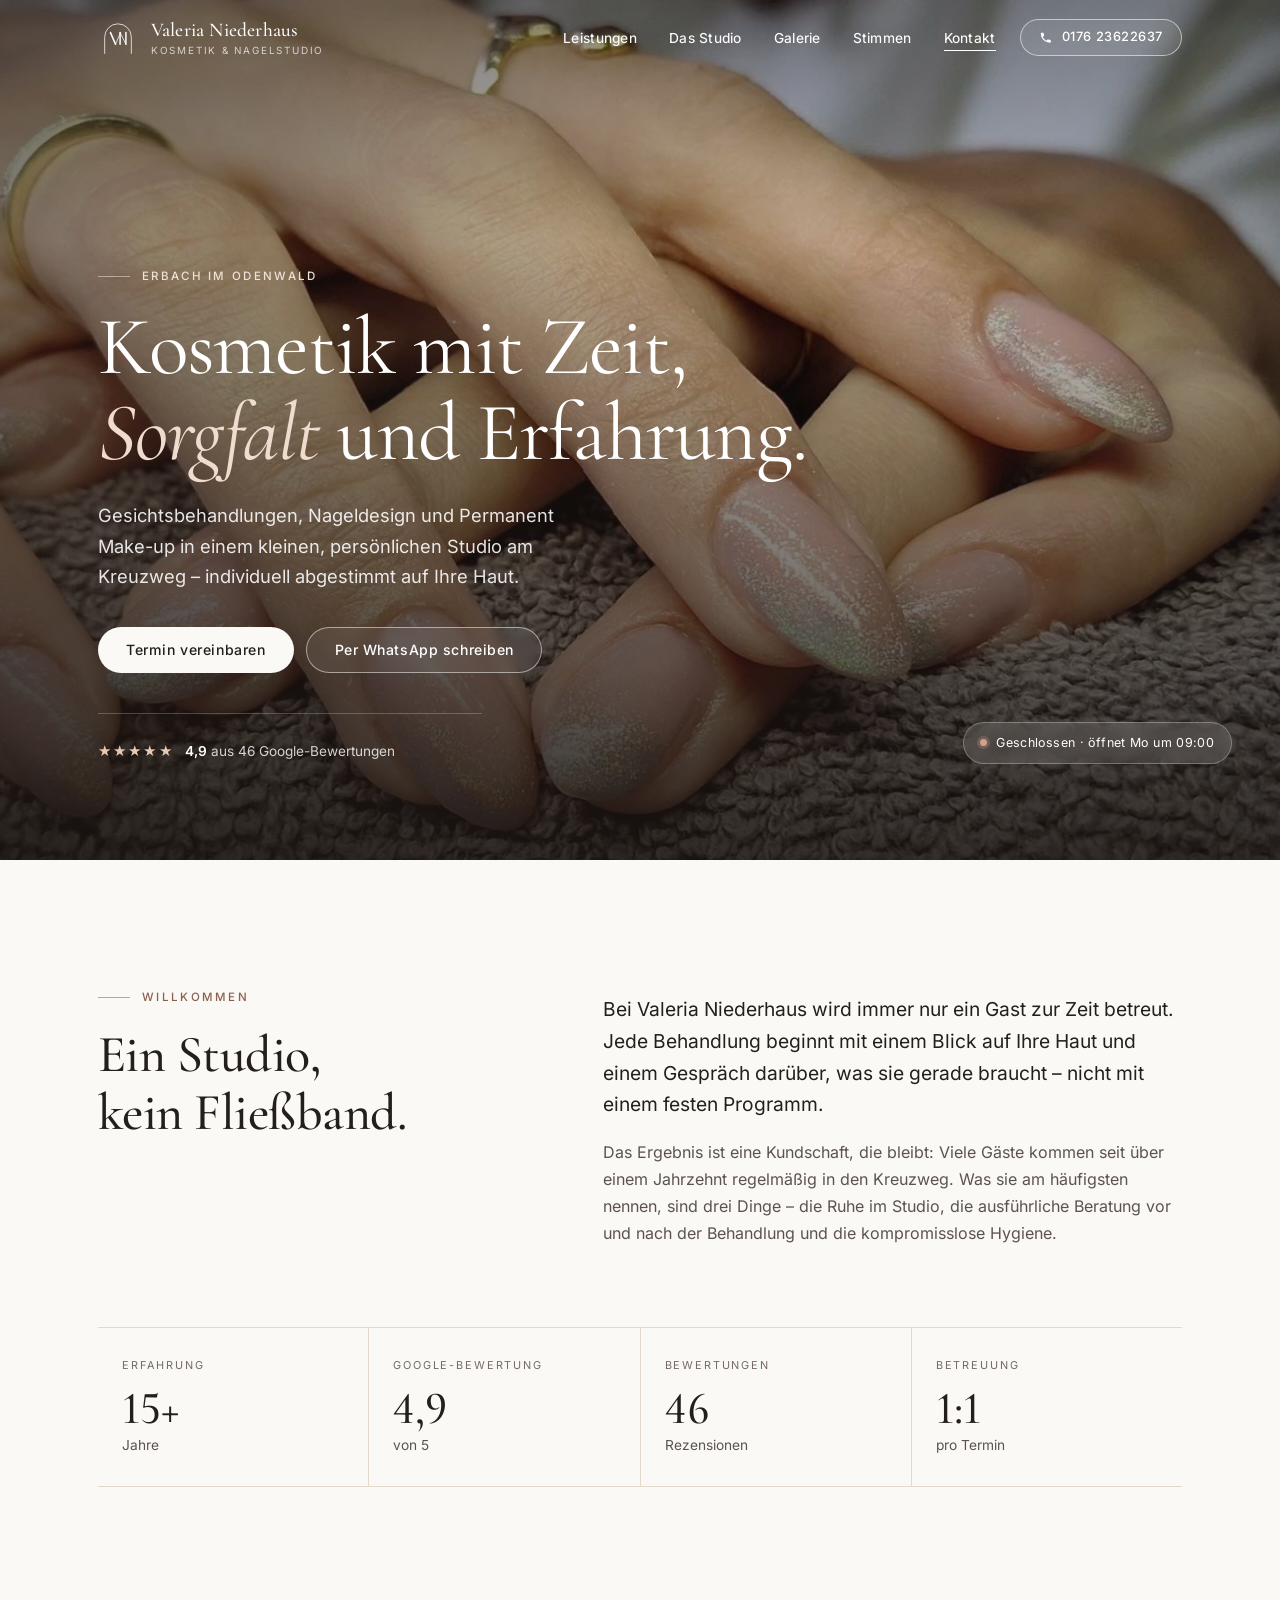
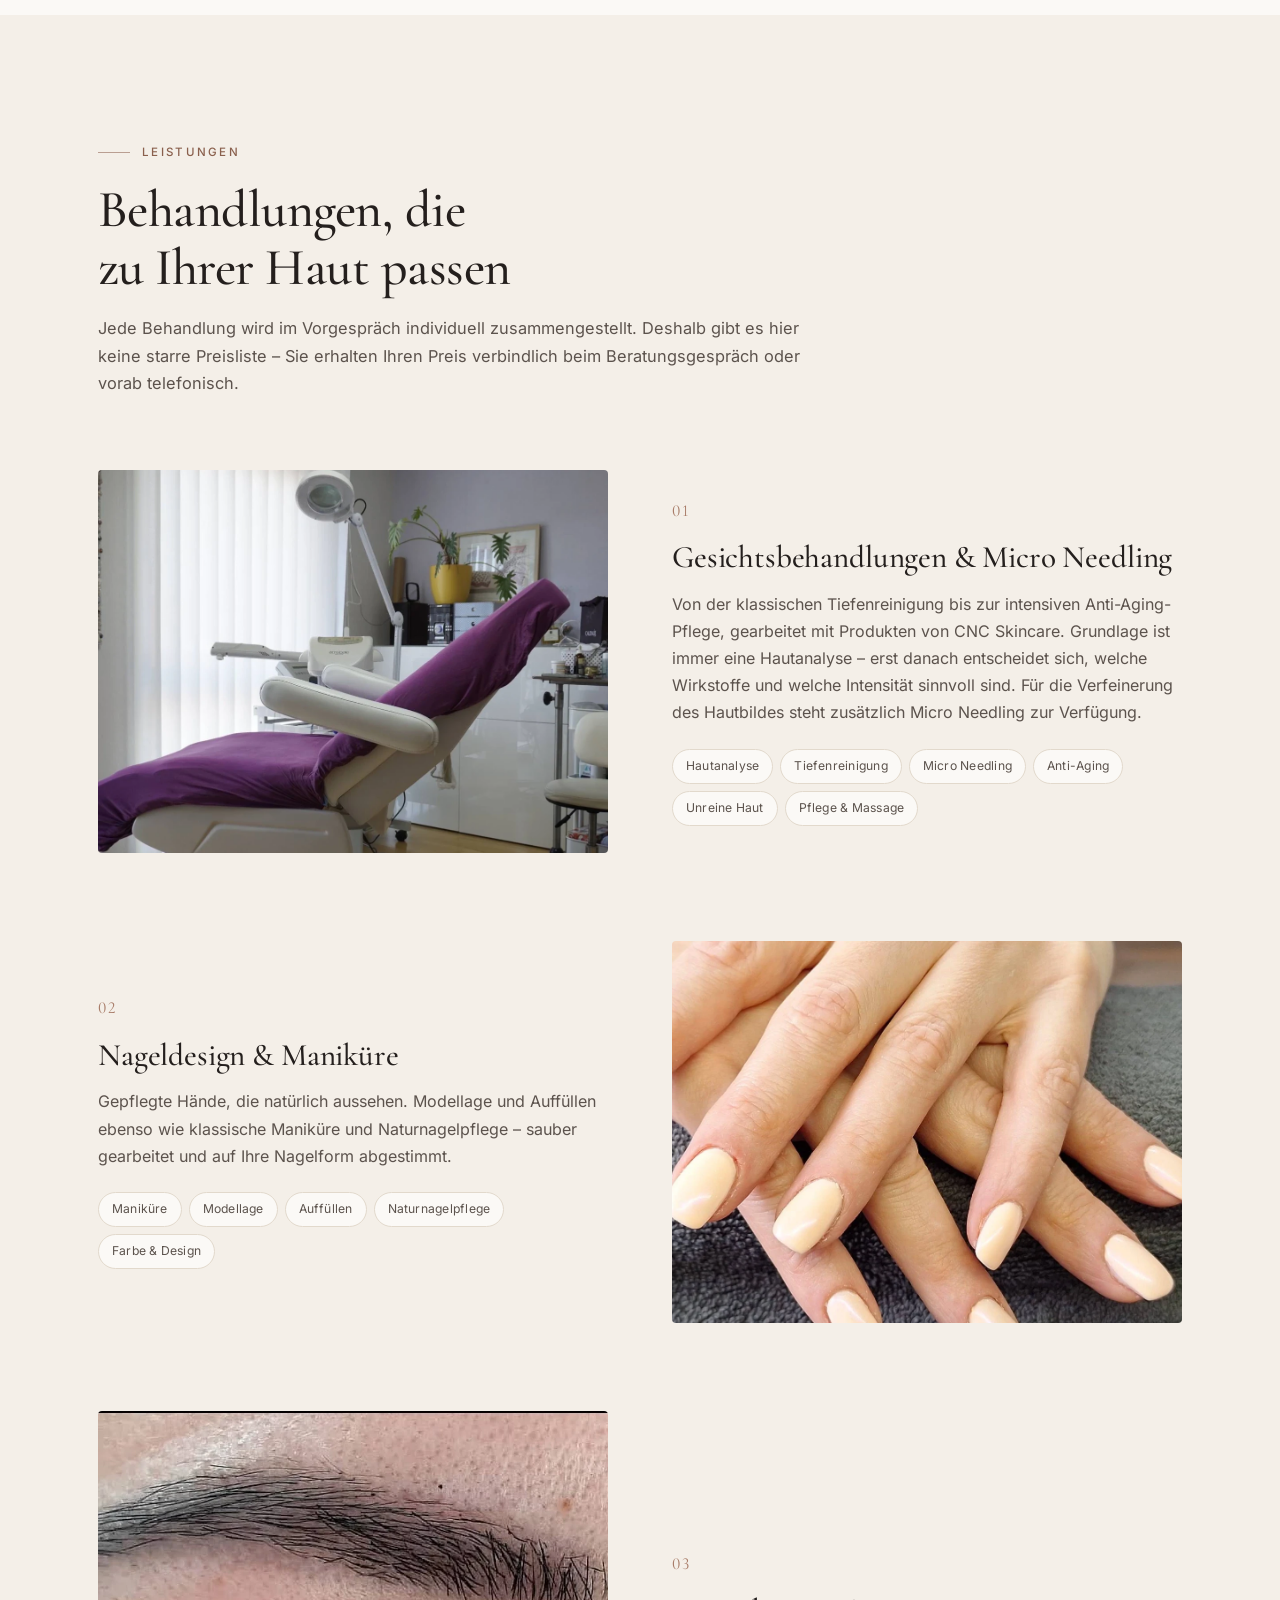
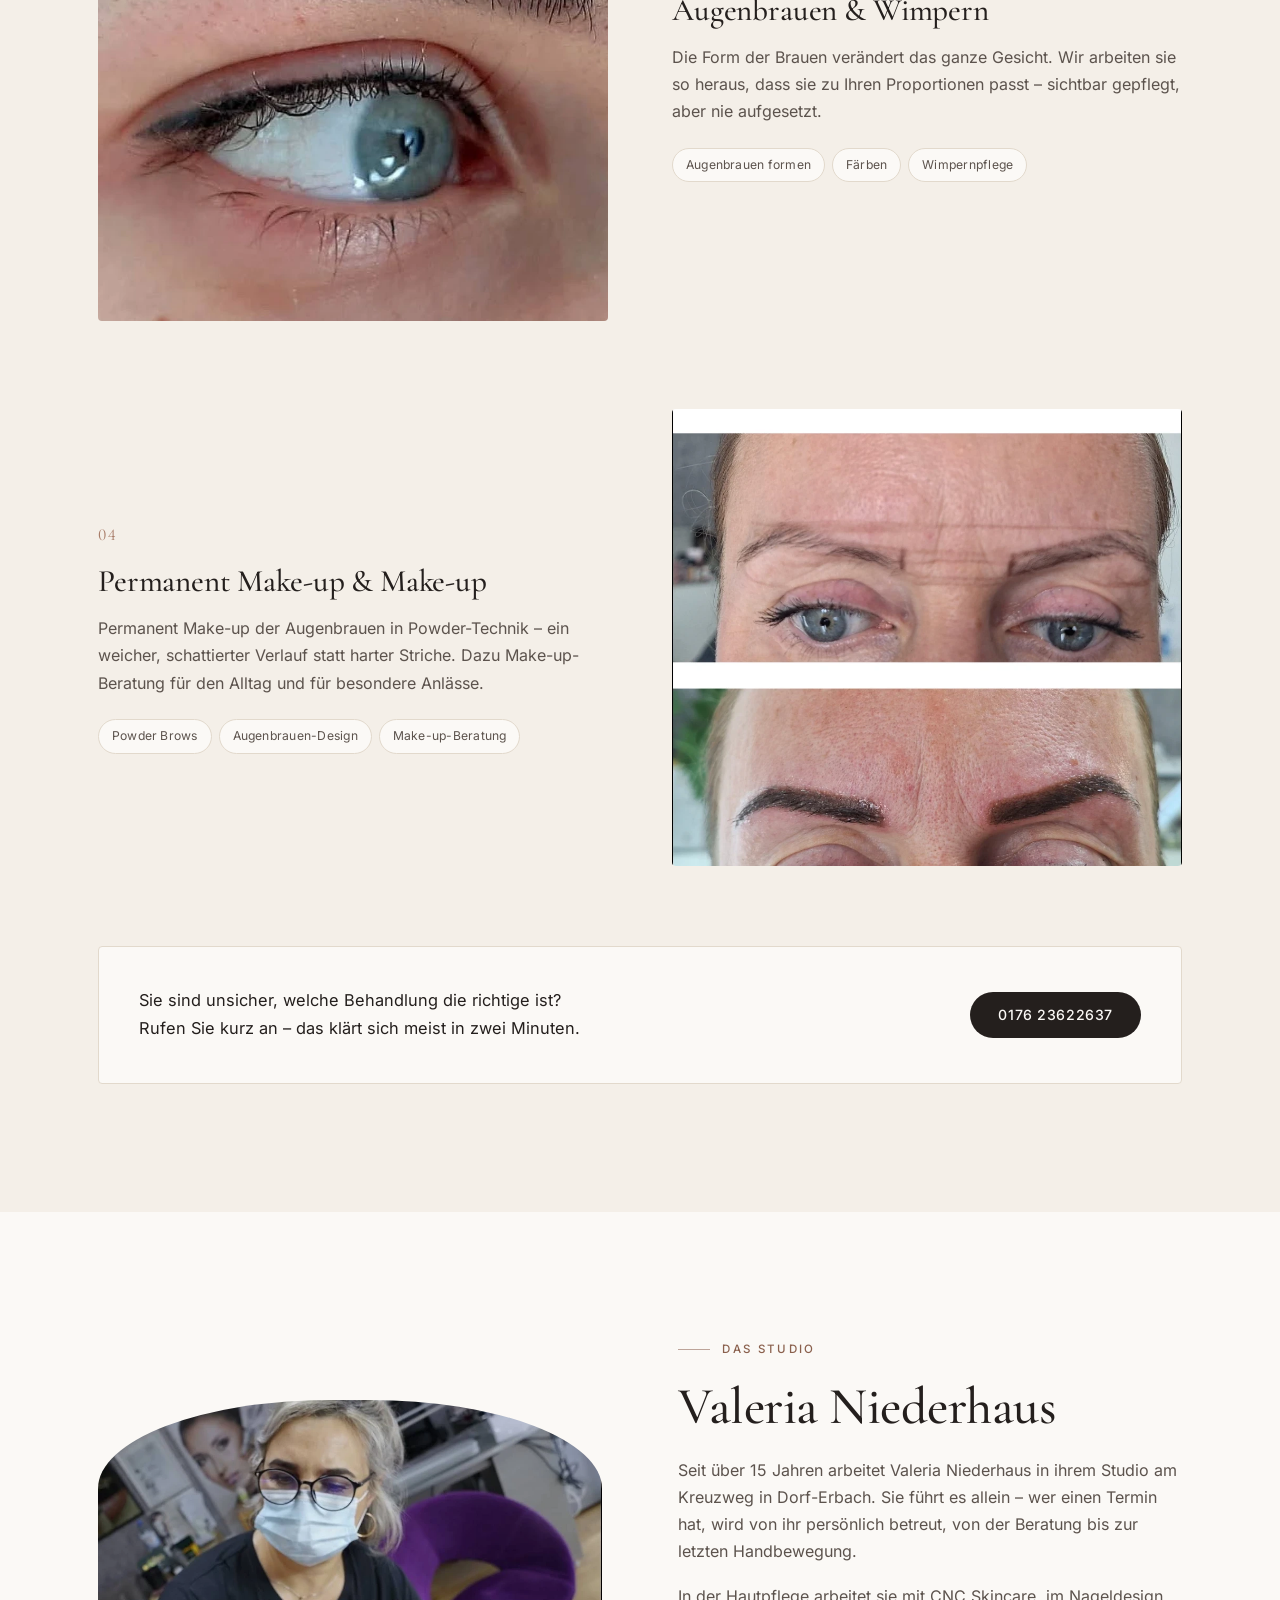
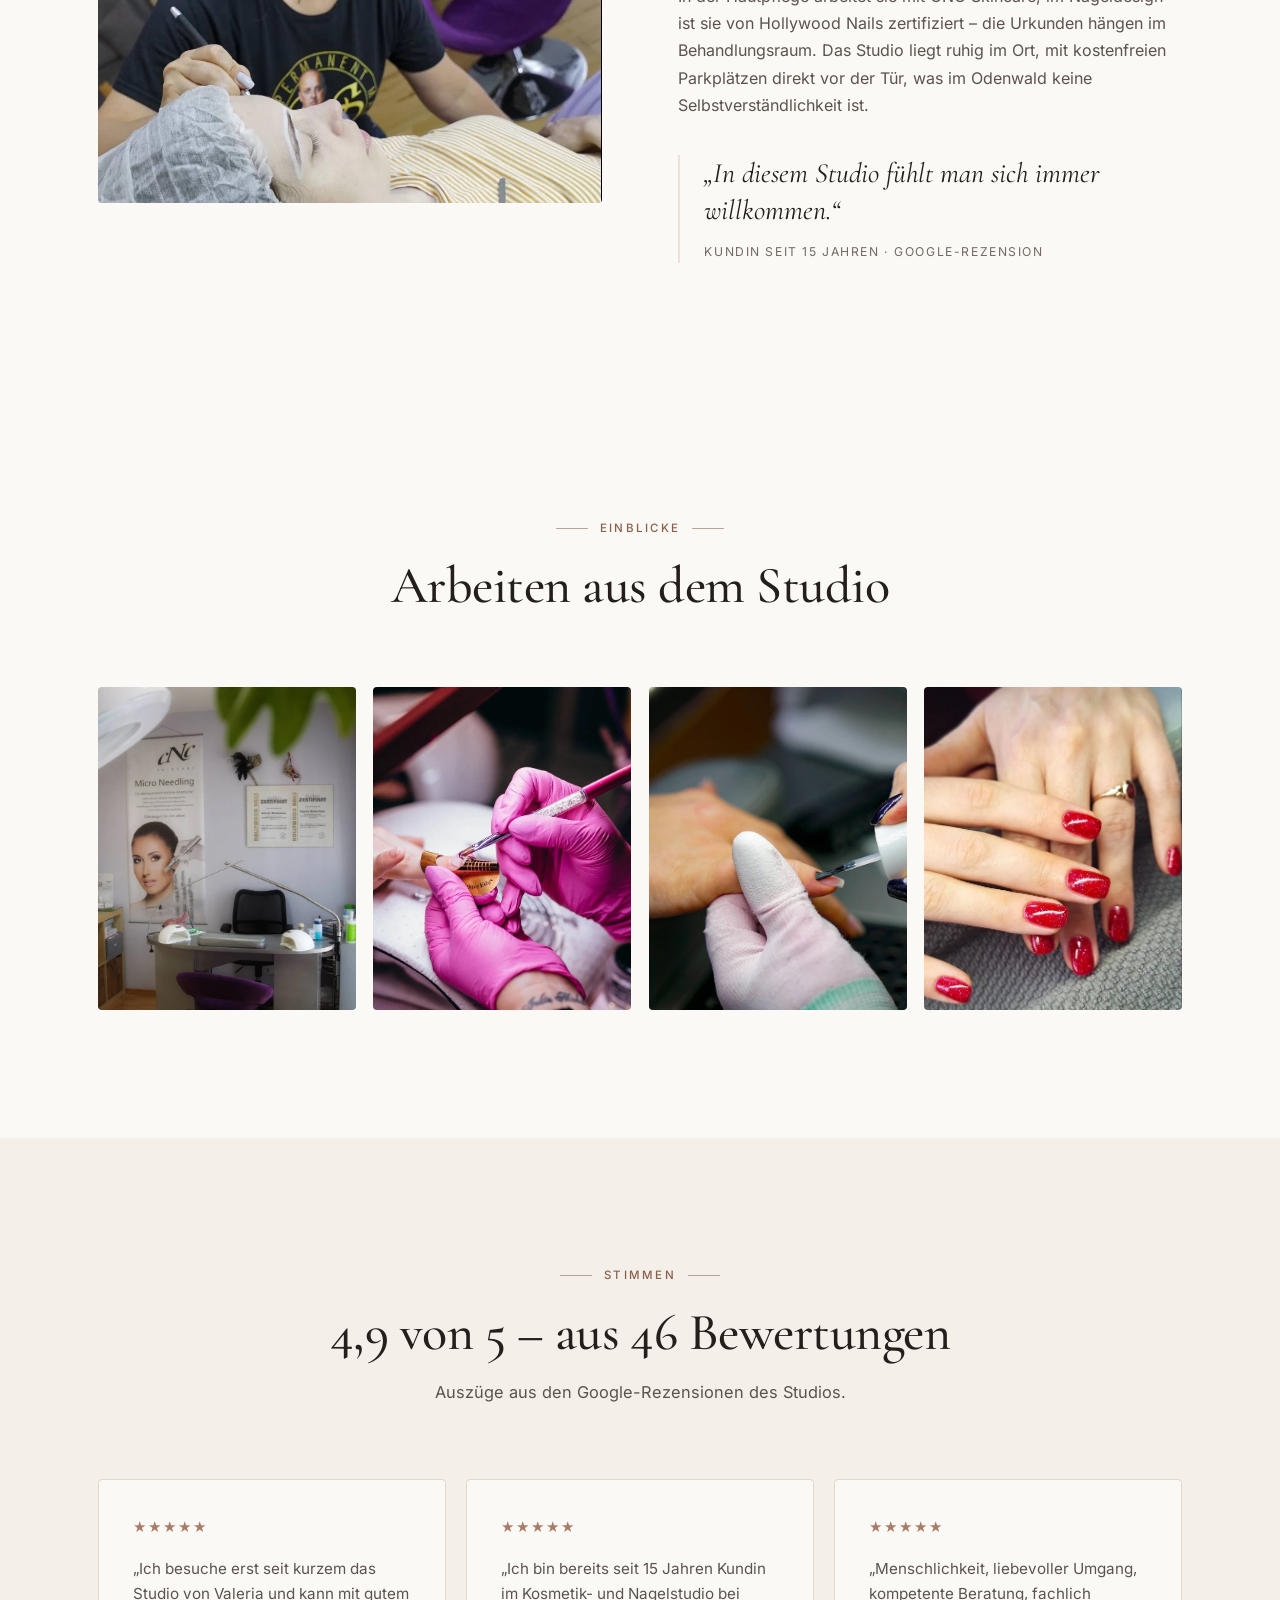
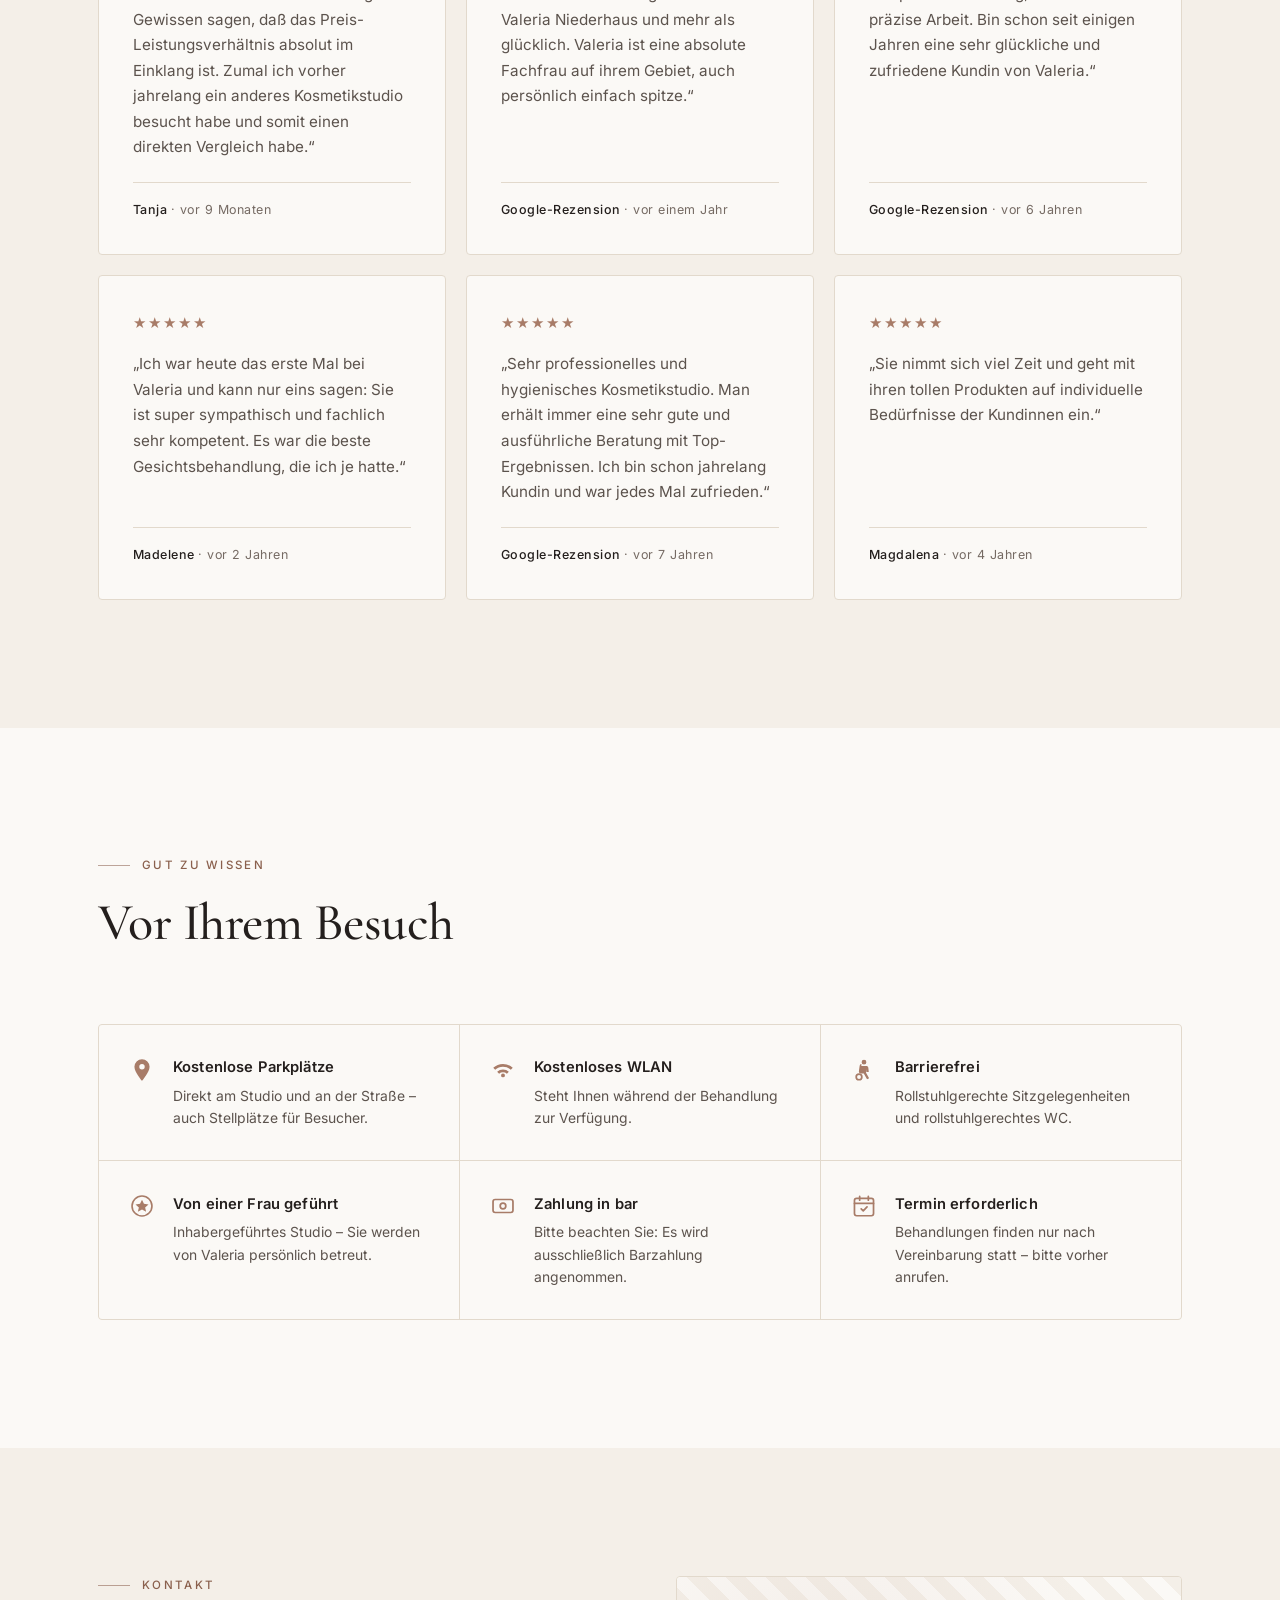
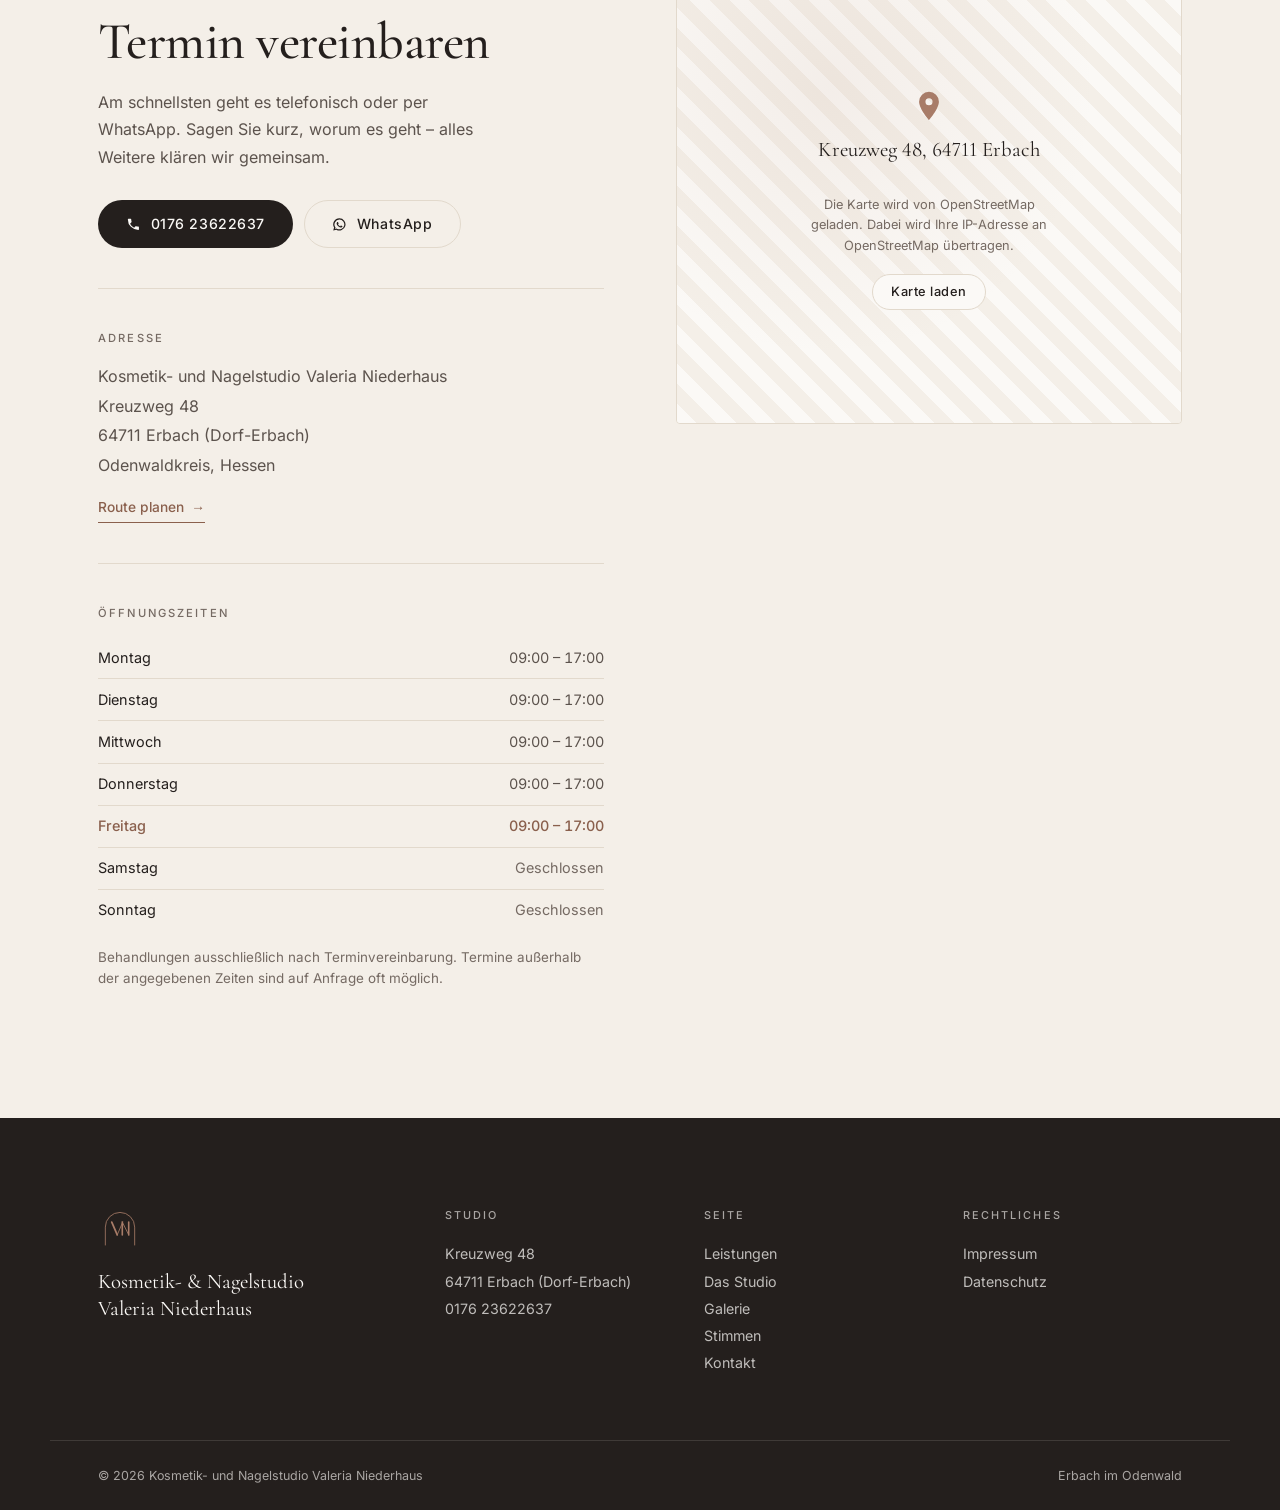
<file: index.html>
<!DOCTYPE html>
<html lang="de">
<head>
<meta charset="utf-8">
<meta name="viewport" content="width=device-width, initial-scale=1">
<title>Kosmetik- &amp; Nagelstudio Valeria Niederhaus | Erbach im Odenwald</title>
<meta name="description" content="Kosmetikstudio in Erbach (Odenwald): Gesichtsbehandlungen, Nageldesign, Augenbrauen, Wimpern und Permanent Make-up. Individuell, sorgfältig und seit über 15 Jahren. 4,9 ★ bei 46 Google-Bewertungen. Termine nach Vereinbarung.">
<meta name="author" content="Kosmetik- und Nagelstudio Valeria Niederhaus">
<!-- Solange die Seite nur als Vorschau dient, soll sie nicht in
     Suchmaschinen auftauchen. VOR DEM ECHTEN LIVEGANG auf
     "index, follow" zurückstellen und robots.txt anpassen,
     sonst findet Google die Seite nie. -->
<meta name="robots" content="noindex, nofollow">
<meta name="theme-color" content="#FBF9F6">
<link rel="canonical" href="https://www.kosmetik-niederhaus.de/">

<meta property="og:type" content="website">
<meta property="og:locale" content="de_DE">
<meta property="og:site_name" content="Kosmetik- &amp; Nagelstudio Valeria Niederhaus">
<meta property="og:title" content="Kosmetik- &amp; Nagelstudio Valeria Niederhaus | Erbach im Odenwald">
<meta property="og:description" content="Gesichtsbehandlungen, Nageldesign, Augenbrauen &amp; Permanent Make-up in Erbach. Individuell abgestimmt – seit über 15 Jahren.">
<meta property="og:image" content="https://www.kosmetik-niederhaus.de/assets/img/studio-innen.webp">
<meta property="og:url" content="https://www.kosmetik-niederhaus.de/">
<meta name="twitter:card" content="summary_large_image">

<link rel="icon" href="assets/img/favicon.svg" type="image/svg+xml">
<link rel="apple-touch-icon" href="assets/img/favicon.svg">

<link rel="preload" href="assets/fonts/inter-latin.woff2" as="font" type="font/woff2" crossorigin>
<link rel="preload" href="assets/fonts/cormorant-garamond-latin.woff2" as="font" type="font/woff2" crossorigin>
<script>document.documentElement.classList.add('js');</script>

<!-- Ladevorschau: muss sofort sichtbar sein, also hier inline und nicht erst
     aus style.css. Ohne JavaScript wird sie per <noscript> gar nicht gezeigt. -->
<style>
  .loader {
    position: fixed; inset: 0; z-index: 9999;
    display: grid; place-items: center;
    background: #FBF9F6;
    opacity: 1; visibility: visible;
    transition: opacity .55s ease, visibility .55s ease;
  }
  .loader.is-done { opacity: 0; visibility: hidden; }
  /* Sicherheitsnetz: Falls das Skript nie startet, gibt der Vorhang die Seite
     nach 4 Sekunden von selbst frei. */
  .loader { animation: loader-failsafe 0s linear 4s forwards; }
  @keyframes loader-failsafe { to { opacity: 0; visibility: hidden; } }
  html.is-loading, html.is-loading body { overflow: hidden; }
</style>
<noscript><style>.loader { display: none !important; }</style></noscript>
<script>
  document.documentElement.classList.add('is-loading');

  // Beim Öffnen und beim Neuladen soll die Seite immer ganz oben beginnen.
  // Browser merken sich sonst die letzte Scrollposition und springen dorthin
  // zurück – hinter der Ladevorschau sieht das aus wie ein Sprung mitten in
  // die Seite. Ein Anker in der Adresse (z. B. #kontakt) wird aus demselben
  // Grund entfernt, bevor der Browser ihn anspringen kann. Die Sprungmarken
  // innerhalb der Seite funktionieren davon unberührt weiter.
  if ('scrollRestoration' in history) history.scrollRestoration = 'manual';
  if (location.hash) {
    history.replaceState(null, '', location.pathname + location.search);
  }
</script>

<link rel="stylesheet" href="assets/css/style.css">
</head>
<body>

<!-- ══════════════════════════════════════════════════════════════════════
     LOGO – einmal definiert, überall per <use href="#vn-logo"> eingebunden.
     Zum Austauschen genügt es, die Pfade hier zu ersetzen (und dieselben
     drei Zeilen in impressum.html und datenschutz.html sowie die Datei
     assets/img/favicon.svg). Die Ladevorschau in index.html hat eine eigene
     Kopie, weil dort jede Linie einzeln animiert wird.
     ═══════════════════════════════════════════════════════════════════ -->
<svg class="svg-sprite" aria-hidden="true" focusable="false"><symbol id="vn-logo" viewBox="0 0 48 48">
  <path d="M8 43 V23 A16 16 0 0 1 40 23 V43" fill="none" stroke="currentColor" stroke-width=".9"/>
  <g fill="none" stroke="currentColor" stroke-linecap="round" stroke-linejoin="round">
    <path d="M15 17.5 L21 31.5" stroke-width="1.9"/>
    <path d="M21 31.5 L27 17.5" stroke-width=".9"/>
    <path d="M26.5 31.5 V17.5" stroke-width="1.75"/>
    <path d="M26.5 17.5 L33.5 31.5" stroke-width=".9"/>
    <path d="M33.5 31.5 V17.5" stroke-width="1.75"/>
  </g>
</symbol></svg>

<div class="loader" id="loader" role="presentation" aria-hidden="true">
  <div class="loader-inner">
    <svg class="loader-mark" viewBox="0 0 48 48" aria-hidden="true" focusable="false">
      <path class="loader-ring" d="M8 43 V23 A16 16 0 0 1 40 23 V43" pathLength="1"
            fill="none" stroke="currentColor" stroke-width=".9"/>
      <path class="loader-v" d="M15 17.5 L21 31.5 L27 17.5" pathLength="1"
            fill="none" stroke="currentColor" stroke-width="1.35"
            stroke-linecap="round" stroke-linejoin="round"/>
      <path class="loader-n" d="M26.5 31.5 V17.5 L33.5 31.5 V17.5" pathLength="1"
            fill="none" stroke="currentColor" stroke-width="1.35"
            stroke-linecap="round" stroke-linejoin="round"/>
    </svg>
    <p class="loader-name">Valeria Niederhaus</p>
    <p class="loader-sub">Kosmetik &amp; Nagelstudio</p>
    <div class="loader-bar"><span></span></div>
  </div>
</div>

<a class="skip-link" href="#main">Zum Inhalt springen</a>

<header class="site-header" id="siteHeader">
  <div class="wrap header-inner">
    <a class="brand" href="#top" aria-label="Startseite – Kosmetik- und Nagelstudio Valeria Niederhaus">
      <svg class="brand-mark" aria-hidden="true" focusable="false"><use href="#vn-logo"/></svg>
      <span class="brand-text">
        <span class="brand-name">Valeria Niederhaus</span>
        <span class="brand-sub">Kosmetik &amp; Nagelstudio</span>
      </span>
    </a>

    <nav class="nav" id="nav" aria-label="Hauptnavigation">
      <ul>
        <li><a href="#leistungen">Leistungen</a></li>
        <li><a href="#studio">Das Studio</a></li>
        <li><a href="#galerie">Galerie</a></li>
        <li><a href="#stimmen">Stimmen</a></li>
        <li><a href="#kontakt">Kontakt</a></li>
      </ul>
    </nav>

    <a class="btn btn-sm btn-primary header-cta" href="tel:+4917623622637">
      <svg viewBox="0 0 24 24" aria-hidden="true" class="ico"><path d="M6.6 10.8a15.1 15.1 0 0 0 6.6 6.6l2.2-2.2a1 1 0 0 1 1-.24 11.4 11.4 0 0 0 3.6.58 1 1 0 0 1 1 1V20a1 1 0 0 1-1 1A17 17 0 0 1 3 4a1 1 0 0 1 1-1h3.5a1 1 0 0 1 1 1 11.4 11.4 0 0 0 .57 3.6 1 1 0 0 1-.25 1z" fill="currentColor"/></svg>
      <span>0176 23622637</span>
    </a>

    <button class="nav-toggle" id="navToggle" aria-expanded="false" aria-controls="nav" aria-label="Menü öffnen">
      <span></span><span></span><span></span>
    </button>
  </div>
</header>

<main id="main">

  <!-- ══════════ HERO ══════════ -->
  <section class="hero" id="top">
    <div class="hero-media">
      <img src="assets/img/naegel-glitzer.webp" alt="Nagelmodellage mit schimmerndem Farbverlauf" fetchpriority="high" decoding="async" width="1304" height="873">
    </div>
    <div class="hero-scrim" aria-hidden="true"></div>

    <div class="wrap hero-inner">
      <p class="eyebrow eyebrow-light">Erbach im Odenwald</p>
      <h1 class="hero-title">Kosmetik mit Zeit,<br><em>Sorgfalt</em> und&nbsp;Erfahrung.</h1>
      <p class="hero-lead">
        Gesichtsbehandlungen, Nageldesign und Permanent Make-up in einem kleinen,
        persönlichen Studio am Kreuzweg – individuell abgestimmt auf Ihre Haut.
      </p>

      <div class="hero-actions">
        <a class="btn btn-primary" href="#kontakt">Termin vereinbaren</a>
        <a class="btn btn-ghost" href="https://wa.me/4917623622637" target="_blank" rel="noopener">Per WhatsApp schreiben</a>
      </div>

      <div class="hero-rating">
        <span class="stars" role="img" aria-label="4,9 von 5 Sternen">★★★★★</span>
        <span><strong>4,9</strong> aus 46 Google-Bewertungen</span>
      </div>
    </div>

    <div class="hero-status" data-open-status hidden></div>
  </section>

  <!-- ══════════ INTRO ══════════ -->
  <section class="section section-intro" aria-labelledby="intro-h">
    <div class="wrap grid-intro">
      <div class="reveal">
        <p class="eyebrow">Willkommen</p>
        <h2 class="h2" id="intro-h">Ein Studio, kein Fließband.</h2>
      </div>
      <div class="intro-body reveal">
        <p class="lead">
          Bei Valeria Niederhaus wird immer nur ein Gast zur Zeit betreut. Jede Behandlung
          beginnt mit einem Blick auf Ihre Haut und einem Gespräch darüber, was sie
          gerade braucht – nicht mit einem festen Programm.
        </p>
        <p>
          Das Ergebnis ist eine Kundschaft, die bleibt: Viele Gäste kommen seit über einem
          Jahrzehnt regelmäßig in den Kreuzweg. Was sie am häufigsten nennen, sind drei
          Dinge – die Ruhe im Studio, die ausführliche Beratung vor und nach der Behandlung
          und die kompromisslose Hygiene.
        </p>
      </div>
    </div>

    <div class="wrap">
      <dl class="stats reveal">
        <div class="stat">
          <dt>Erfahrung</dt>
          <dd><span class="stat-num">15+</span> Jahre</dd>
        </div>
        <div class="stat">
          <dt>Google-Bewertung</dt>
          <dd><span class="stat-num">4,9</span> von 5</dd>
        </div>
        <div class="stat">
          <dt>Bewertungen</dt>
          <dd><span class="stat-num">46</span> Rezensionen</dd>
        </div>
        <div class="stat">
          <dt>Betreuung</dt>
          <dd><span class="stat-num">1:1</span> pro Termin</dd>
        </div>
      </dl>
    </div>
  </section>

  <!-- ══════════ LEISTUNGEN ══════════ -->
  <section class="section section-alt" id="leistungen" aria-labelledby="leistungen-h">
    <div class="wrap">
      <header class="section-head reveal">
        <p class="eyebrow">Leistungen</p>
        <h2 class="h2" id="leistungen-h">Behandlungen, die zu Ihrer Haut passen</h2>
        <p class="section-intro-text">
          Jede Behandlung wird im Vorgespräch individuell zusammengestellt. Deshalb gibt es
          hier keine starre Preisliste – Sie erhalten Ihren Preis verbindlich beim
          Beratungsgespräch oder vorab telefonisch.
        </p>
      </header>

      <div class="services">

        <article class="service reveal">
          <div class="service-media">
            <img src="assets/img/behandlungsraum.webp" alt="Behandlungsliege mit Lupenlampe im Kosmetikraum des Studios" loading="lazy" decoding="async" width="1305" height="861">
          </div>
          <div class="service-body">
            <p class="service-num">01</p>
            <h3 class="h3">Gesichtsbehandlungen &amp; Micro&nbsp;Needling</h3>
            <p>
              Von der klassischen Tiefenreinigung bis zur intensiven Anti-Aging-Pflege,
              gearbeitet mit Produkten von CNC Skincare. Grundlage ist immer eine
              Hautanalyse – erst danach entscheidet sich, welche Wirkstoffe und welche
              Intensität sinnvoll sind. Für die Verfeinerung des Hautbildes steht
              zusätzlich Micro Needling zur Verfügung.
            </p>
            <ul class="tags">
              <li>Hautanalyse</li><li>Tiefenreinigung</li><li>Micro Needling</li>
              <li>Anti-Aging</li><li>Unreine Haut</li><li>Pflege &amp; Massage</li>
            </ul>
          </div>
        </article>

        <article class="service service-flip reveal">
          <div class="service-media">
            <img src="assets/img/naegel-nude.webp" alt="Naturnahe Nagelmodellage in einem warmen Nudeton" loading="lazy" decoding="async" width="1385" height="865">
          </div>
          <div class="service-body">
            <p class="service-num">02</p>
            <h3 class="h3">Nageldesign &amp; Maniküre</h3>
            <p>
              Gepflegte Hände, die natürlich aussehen. Modellage und Auffüllen ebenso wie
              klassische Maniküre und Naturnagelpflege – sauber gearbeitet und auf Ihre
              Nagelform abgestimmt.
            </p>
            <ul class="tags">
              <li>Maniküre</li><li>Modellage</li><li>Auffüllen</li>
              <li>Naturnagelpflege</li><li>Farbe &amp; Design</li>
            </ul>
          </div>
        </article>

        <article class="service reveal">
          <div class="service-media is-square">
            <img src="assets/img/augen-detail.webp" alt="Detailaufnahme von Augenbraue, Wimpernkranz und Lidstrich nach der Behandlung" loading="lazy" decoding="async" width="839" height="797">
          </div>
          <div class="service-body">
            <p class="service-num">03</p>
            <h3 class="h3">Augenbrauen &amp; Wimpern</h3>
            <p>
              Die Form der Brauen verändert das ganze Gesicht. Wir arbeiten sie so heraus,
              dass sie zu Ihren Proportionen passt – sichtbar gepflegt, aber nie
              aufgesetzt.
            </p>
            <ul class="tags">
              <li>Augenbrauen formen</li><li>Färben</li><li>Wimpernpflege</li>
            </ul>
          </div>
        </article>

        <article class="service service-flip reveal">
          <div class="service-media is-natural">
            <img src="assets/img/permanent-make-up.webp" alt="Augenbrauen vor und nach dem Permanent Make-up in Powder-Technik" loading="lazy" decoding="async" width="967" height="867">
          </div>
          <div class="service-body">
            <p class="service-num">04</p>
            <h3 class="h3">Permanent Make-up &amp; Make-up</h3>
            <p>
              Permanent Make-up der Augenbrauen in Powder-Technik – ein weicher,
              schattierter Verlauf statt harter Striche. Dazu Make-up-Beratung für den
              Alltag und für besondere Anlässe.
            </p>
            <ul class="tags">
              <li>Powder Brows</li><li>Augenbrauen-Design</li><li>Make-up-Beratung</li>
            </ul>
          </div>
        </article>

      </div>

      <div class="service-note reveal">
        <p>
          Sie sind unsicher, welche Behandlung die richtige ist?
          Rufen Sie kurz an – das klärt sich meist in zwei Minuten.
        </p>
        <a class="btn btn-primary" href="tel:+4917623622637">0176 23622637</a>
      </div>
    </div>
  </section>

  <!-- ══════════ STUDIO / ÜBER ══════════ -->
  <section class="section" id="studio" aria-labelledby="studio-h">
    <div class="wrap grid-studio">
      <div class="studio-media reveal">
        <div class="arch">
          <img src="assets/img/valeria-arbeit.webp" alt="Valeria Niederhaus bei einer Permanent-Make-up-Behandlung an den Augenbrauen" loading="lazy" decoding="async" width="965" height="857">
        </div>
      </div>

      <div class="studio-body reveal">
        <p class="eyebrow">Das Studio</p>
        <h2 class="h2" id="studio-h">Valeria Niederhaus</h2>
        <p>
          Seit über 15 Jahren arbeitet Valeria Niederhaus in ihrem Studio am Kreuzweg in
          Dorf-Erbach. Sie führt es allein – wer einen Termin hat, wird von ihr persönlich
          betreut, von der Beratung bis zur letzten Handbewegung.
        </p>
        <p>
          In der Hautpflege arbeitet sie mit CNC Skincare, im Nageldesign ist sie von
          Hollywood Nails zertifiziert – die Urkunden hängen im Behandlungsraum. Das
          Studio liegt ruhig im Ort, mit kostenfreien Parkplätzen direkt vor der Tür,
          was im Odenwald keine Selbstverständlichkeit ist.
        </p>

        <blockquote class="pull-quote">
          <p>„In diesem Studio fühlt man sich immer willkommen.“</p>
          <cite>Kundin seit 15 Jahren · Google-Rezension</cite>
        </blockquote>
      </div>
    </div>
  </section>

  <!-- ══════════ GALERIE ══════════ -->
  <section class="section" id="galerie" aria-labelledby="galerie-h">
    <div class="wrap">
      <header class="section-head section-head-center reveal">
        <p class="eyebrow">Einblicke</p>
        <h2 class="h2" id="galerie-h">Arbeiten aus dem Studio</h2>
      </header>

      <ul class="gallery reveal">
        <li>
          <img src="assets/img/studio-innen.webp" alt="Arbeitsplatz für Nageldesign mit den Zertifikaten an der Wand" loading="lazy" decoding="async" width="1304" height="873">
        </li>
        <li>
          <img src="assets/img/naegel-modellage.webp" alt="Aufbau einer Nagelmodellage mit Schablone und Pinsel" loading="lazy" decoding="async" width="1407" height="845">
        </li>
        <li>
          <img src="assets/img/naegel-lack.webp" alt="Auftragen von Farblack auf einen vorbereiteten Nagel" loading="lazy" decoding="async" width="1297" height="831">
        </li>
        <li>
          <img src="assets/img/naegel-rot.webp" alt="Fertige Nagelmodellage in glitzerndem Rot" loading="lazy" decoding="async" width="541" height="853">
        </li>
      </ul>
    </div>
  </section>

  <!-- ══════════ STIMMEN ══════════ -->
  <section class="section section-alt" id="stimmen" aria-labelledby="stimmen-h">
    <div class="wrap">
      <header class="section-head section-head-center reveal">
        <p class="eyebrow">Stimmen</p>
        <h2 class="h2" id="stimmen-h">4,9 von 5 – aus 46 Bewertungen</h2>
        <p class="section-intro-text">Auszüge aus den Google-Rezensionen des Studios.</p>
      </header>

      <div class="quotes">
        <figure class="quote reveal">
          <div class="stars" role="img" aria-label="5 von 5 Sternen">★★★★★</div>
          <blockquote><p>Ich besuche erst seit kurzem das Studio von Valeria und kann mit gutem Gewissen sagen, daß das Preis-Leistungsverhältnis absolut im Einklang ist. Zumal ich vorher jahrelang ein anderes Kosmetikstudio besucht habe und somit einen direkten Vergleich habe.</p></blockquote>
          <figcaption>Tanja <span>· vor 9 Monaten</span></figcaption>
        </figure>

        <figure class="quote reveal">
          <div class="stars" role="img" aria-label="5 von 5 Sternen">★★★★★</div>
          <blockquote><p>Ich bin bereits seit 15 Jahren Kundin im Kosmetik- und Nagelstudio bei Valeria Niederhaus und mehr als glücklich. Valeria ist eine absolute Fachfrau auf ihrem Gebiet, auch persönlich einfach spitze.</p></blockquote>
          <figcaption>Google-Rezension <span>· vor einem Jahr</span></figcaption>
        </figure>

        <figure class="quote reveal">
          <div class="stars" role="img" aria-label="5 von 5 Sternen">★★★★★</div>
          <blockquote><p>Menschlichkeit, liebevoller Umgang, kompetente Beratung, fachlich präzise Arbeit. Bin schon seit einigen Jahren eine sehr glückliche und zufriedene Kundin von Valeria.</p></blockquote>
          <figcaption>Google-Rezension <span>· vor 6 Jahren</span></figcaption>
        </figure>

        <figure class="quote reveal">
          <div class="stars" role="img" aria-label="5 von 5 Sternen">★★★★★</div>
          <blockquote><p>Ich war heute das erste Mal bei Valeria und kann nur eins sagen: Sie ist super sympathisch und fachlich sehr kompetent. Es war die beste Gesichtsbehandlung, die ich je hatte.</p></blockquote>
          <figcaption>Madelene <span>· vor 2 Jahren</span></figcaption>
        </figure>

        <figure class="quote reveal">
          <div class="stars" role="img" aria-label="5 von 5 Sternen">★★★★★</div>
          <blockquote><p>Sehr professionelles und hygienisches Kosmetikstudio. Man erhält immer eine sehr gute und ausführliche Beratung mit Top-Ergebnissen. Ich bin schon jahrelang Kundin und war jedes Mal zufrieden.</p></blockquote>
          <figcaption>Google-Rezension <span>· vor 7 Jahren</span></figcaption>
        </figure>

        <figure class="quote reveal">
          <div class="stars" role="img" aria-label="5 von 5 Sternen">★★★★★</div>
          <blockquote><p>Sie nimmt sich viel Zeit und geht mit ihren tollen Produkten auf individuelle Bedürfnisse der Kundinnen ein.</p></blockquote>
          <figcaption>Magdalena <span>· vor 4 Jahren</span></figcaption>
        </figure>
      </div>
    </div>
  </section>

  <!-- ══════════ GUT ZU WISSEN ══════════ -->
  <section class="section section-facts" aria-labelledby="facts-h">
    <div class="wrap">
      <header class="section-head reveal">
        <p class="eyebrow">Gut zu wissen</p>
        <h2 class="h2" id="facts-h">Vor Ihrem Besuch</h2>
      </header>

      <ul class="facts reveal">
        <li>
          <svg viewBox="0 0 24 24" aria-hidden="true"><path d="M12 2a7 7 0 0 1 7 7c0 5-7 13-7 13S5 14 5 9a7 7 0 0 1 7-7zm0 4.5A2.5 2.5 0 1 0 12 11.5 2.5 2.5 0 0 0 12 6.5z" fill="currentColor"/></svg>
          <div><h3>Kostenlose Parkplätze</h3><p>Direkt am Studio und an der Straße – auch Stellplätze für Besucher.</p></div>
        </li>
        <li>
          <svg viewBox="0 0 24 24" aria-hidden="true"><path d="M3 10a13 13 0 0 1 18 0l-1.8 1.8a10.4 10.4 0 0 0-14.4 0zm3.6 3.6a8 8 0 0 1 10.8 0l-1.8 1.8a5.4 5.4 0 0 0-7.2 0zM12 18.8a1.8 1.8 0 1 1 0-3.6 1.8 1.8 0 0 1 0 3.6z" fill="currentColor"/></svg>
          <div><h3>Kostenloses WLAN</h3><p>Steht Ihnen während der Behandlung zur Verfügung.</p></div>
        </li>
        <li>
          <svg viewBox="0 0 24 24" aria-hidden="true"><path d="M12 2.6a2.2 2.2 0 1 1 0 4.4 2.2 2.2 0 0 1 0-4.4zM9.6 8.4h4.8a1.6 1.6 0 0 1 1.6 1.5l.4 4h-2.2l-.3-2.6v3.2l2.8 5.1-1.9 1-3-5.4H9.3a2 2 0 0 1-2-2.3l.7-4.9a1.6 1.6 0 0 1 1.6-1.6z" fill="currentColor"/><circle cx="7.4" cy="18.4" r="2.6" fill="none" stroke="currentColor" stroke-width="1.6"/></svg>
          <div><h3>Barrierefrei</h3><p>Rollstuhlgerechte Sitzgelegenheiten und rollstuhlgerechtes WC.</p></div>
        </li>
        <li>
          <svg viewBox="0 0 24 24" aria-hidden="true"><path d="M12 6.2 13.8 10l4.2.5-3.1 2.8.9 4.1L12 15.3 8.2 17.4l.9-4.1L6 10.5 10.2 10z" fill="currentColor"/><circle cx="12" cy="12" r="9.2" fill="none" stroke="currentColor" stroke-width="1.5"/></svg>
          <div><h3>Von einer Frau geführt</h3><p>Inhabergeführtes Studio – Sie werden von Valeria persönlich betreut.</p></div>
        </li>
        <li>
          <svg viewBox="0 0 24 24" aria-hidden="true"><rect x="2.8" y="6" width="18.4" height="12" rx="2" fill="none" stroke="currentColor" stroke-width="1.6"/><circle cx="12" cy="12" r="2.6" fill="none" stroke="currentColor" stroke-width="1.6"/></svg>
          <div><h3>Zahlung in bar</h3><p>Bitte beachten Sie: Es wird ausschließlich Barzahlung angenommen.</p></div>
        </li>
        <li>
          <svg viewBox="0 0 24 24" aria-hidden="true"><rect x="3.2" y="5" width="17.6" height="16" rx="2" fill="none" stroke="currentColor" stroke-width="1.6"/><path d="M3.2 9.6h17.6M8 3.2v3.4M16 3.2v3.4" stroke="currentColor" stroke-width="1.6" stroke-linecap="round"/><path d="m9.4 14.6 1.9 1.9 3.5-3.6" fill="none" stroke="currentColor" stroke-width="1.6" stroke-linecap="round" stroke-linejoin="round"/></svg>
          <div><h3>Termin erforderlich</h3><p>Behandlungen finden nur nach Vereinbarung statt – bitte vorher anrufen.</p></div>
        </li>
      </ul>
    </div>
  </section>

  <!-- ══════════ KONTAKT ══════════ -->
  <section class="section section-contact" id="kontakt" aria-labelledby="kontakt-h">
    <div class="wrap grid-contact">

      <div class="contact-col reveal">
        <p class="eyebrow">Kontakt</p>
        <h2 class="h2" id="kontakt-h">Termin vereinbaren</h2>
        <p class="contact-lead">
          Am schnellsten geht es telefonisch oder per WhatsApp. Sagen Sie kurz, worum es
          geht – alles Weitere klären wir gemeinsam.
        </p>

        <div class="contact-actions">
          <a class="btn btn-primary" href="tel:+4917623622637">
            <svg viewBox="0 0 24 24" aria-hidden="true" class="ico"><path d="M6.6 10.8a15.1 15.1 0 0 0 6.6 6.6l2.2-2.2a1 1 0 0 1 1-.24 11.4 11.4 0 0 0 3.6.58 1 1 0 0 1 1 1V20a1 1 0 0 1-1 1A17 17 0 0 1 3 4a1 1 0 0 1 1-1h3.5a1 1 0 0 1 1 1 11.4 11.4 0 0 0 .57 3.6 1 1 0 0 1-.25 1z" fill="currentColor"/></svg>
            0176 23622637
          </a>
          <a class="btn btn-outline" href="https://wa.me/4917623622637" target="_blank" rel="noopener">
            <svg viewBox="0 0 24 24" aria-hidden="true" class="ico"><path d="M12 2a10 10 0 0 0-8.6 15.1L2 22l5-1.3A10 10 0 1 0 12 2zm0 2a8 8 0 1 1-4.1 14.9l-.3-.2-2.6.7.7-2.5-.2-.3A8 8 0 0 1 12 4zm-3 4.3c-.2 0-.5.1-.7.4-.2.3-.8.8-.8 1.9s.8 2.2.9 2.4c.1.2 1.6 2.6 4 3.5 2 .8 2.4.6 2.8.6.4 0 1.4-.6 1.6-1.1.2-.6.2-1 .1-1.1l-.6-.3-1.5-.7c-.2-.1-.4-.1-.5.1l-.7.9c-.1.2-.3.2-.5.1a6.5 6.5 0 0 1-3.2-2.8c-.1-.2 0-.4.1-.5l.4-.5c.1-.2.2-.3.2-.5v-.4l-.7-1.6c-.2-.4-.4-.4-.5-.4z" fill="currentColor"/></svg>
            WhatsApp
          </a>
        </div>

        <div class="contact-block">
          <h3 class="contact-h">Adresse</h3>
          <address>
            Kosmetik- und Nagelstudio Valeria Niederhaus<br>
            Kreuzweg 48<br>
            64711 Erbach (Dorf-Erbach)<br>
            Odenwaldkreis, Hessen
          </address>
          <a class="link-arrow" href="https://www.openstreetmap.org/?mlat=49.65726&amp;mlon=9.00551#map=18/49.65726/9.00551" target="_blank" rel="noopener">Route planen</a>
        </div>

        <div class="contact-block">
          <h3 class="contact-h">Öffnungszeiten</h3>
          <table class="hours" id="hoursTable">
            <caption class="visually-hidden">Öffnungszeiten des Studios</caption>
            <tbody>
              <tr data-day="1" data-open="09:00" data-close="17:00"><th scope="row">Montag</th><td>09:00 – 17:00</td></tr>
              <tr data-day="2" data-open="09:00" data-close="17:00"><th scope="row">Dienstag</th><td>09:00 – 17:00</td></tr>
              <tr data-day="3" data-open="09:00" data-close="17:00"><th scope="row">Mittwoch</th><td>09:00 – 17:00</td></tr>
              <tr data-day="4" data-open="09:00" data-close="17:00"><th scope="row">Donnerstag</th><td>09:00 – 17:00</td></tr>
              <tr data-day="5" data-open="09:00" data-close="17:00"><th scope="row">Freitag</th><td>09:00 – 17:00</td></tr>
              <tr data-day="6"><th scope="row">Samstag</th><td class="closed">Geschlossen</td></tr>
              <tr data-day="0"><th scope="row">Sonntag</th><td class="closed">Geschlossen</td></tr>
            </tbody>
          </table>
          <p class="hours-note">
            Behandlungen ausschließlich nach Terminvereinbarung. Termine außerhalb der
            angegebenen Zeiten sind auf Anfrage oft möglich.
          </p>
        </div>
      </div>

      <div class="contact-col reveal">
        <div class="map-card">
          <div class="map-placeholder" id="mapPlaceholder">
            <svg viewBox="0 0 24 24" aria-hidden="true" class="map-pin"><path d="M12 2a7 7 0 0 1 7 7c0 5-7 13-7 13S5 14 5 9a7 7 0 0 1 7-7zm0 4.5A2.5 2.5 0 1 0 12 11.5 2.5 2.5 0 0 0 12 6.5z" fill="currentColor"/></svg>
            <p class="map-title">Kreuzweg 48, 64711 Erbach</p>
            <p class="map-hint">
              Die Karte wird von OpenStreetMap geladen. Dabei wird Ihre IP-Adresse an
              OpenStreetMap übertragen.
            </p>
            <button class="btn btn-outline btn-sm" id="loadMap" type="button">Karte laden</button>
          </div>
        </div>
      </div>

    </div>
  </section>

</main>

<footer class="site-footer">
  <div class="wrap footer-inner">
    <div class="footer-brand">
      <svg class="brand-mark" aria-hidden="true" focusable="false"><use href="#vn-logo"/></svg>
      <p class="footer-name">Kosmetik- &amp; Nagelstudio<br>Valeria Niederhaus</p>
    </div>

    <div class="footer-col">
      <h2 class="footer-h">Studio</h2>
      <address>
        Kreuzweg 48<br>
        64711 Erbach (Dorf-Erbach)<br>
        <a href="tel:+4917623622637">0176 23622637</a>
      </address>
    </div>

    <div class="footer-col">
      <h2 class="footer-h">Seite</h2>
      <ul>
        <li><a href="#leistungen">Leistungen</a></li>
        <li><a href="#studio">Das Studio</a></li>
        <li><a href="#galerie">Galerie</a></li>
        <li><a href="#stimmen">Stimmen</a></li>
        <li><a href="#kontakt">Kontakt</a></li>
      </ul>
    </div>

    <div class="footer-col">
      <h2 class="footer-h">Rechtliches</h2>
      <ul>
        <li><a href="impressum.html">Impressum</a></li>
        <li><a href="datenschutz.html">Datenschutz</a></li>
      </ul>
    </div>
  </div>

  <div class="wrap footer-base">
    <p>© <span id="year">2026</span> Kosmetik- und Nagelstudio Valeria Niederhaus</p>
    <p>Erbach im Odenwald</p>
  </div>
</footer>

<!-- Mobile Aktionsleiste -->
<div class="action-bar" aria-label="Schnellkontakt">
  <a href="tel:+4917623622637">
    <svg viewBox="0 0 24 24" aria-hidden="true"><path d="M6.6 10.8a15.1 15.1 0 0 0 6.6 6.6l2.2-2.2a1 1 0 0 1 1-.24 11.4 11.4 0 0 0 3.6.58 1 1 0 0 1 1 1V20a1 1 0 0 1-1 1A17 17 0 0 1 3 4a1 1 0 0 1 1-1h3.5a1 1 0 0 1 1 1 11.4 11.4 0 0 0 .57 3.6 1 1 0 0 1-.25 1z" fill="currentColor"/></svg>
    Anrufen
  </a>
  <a href="https://wa.me/4917623622637" target="_blank" rel="noopener">
    <svg viewBox="0 0 24 24" aria-hidden="true"><path d="M12 2a10 10 0 0 0-8.6 15.1L2 22l5-1.3A10 10 0 1 0 12 2zm0 2a8 8 0 1 1-4.1 14.9l-.3-.2-2.6.7.7-2.5-.2-.3A8 8 0 0 1 12 4zm-3 4.3c-.2 0-.5.1-.7.4-.2.3-.8.8-.8 1.9s.8 2.2.9 2.4c.1.2 1.6 2.6 4 3.5 2 .8 2.4.6 2.8.6.4 0 1.4-.6 1.6-1.1.2-.6.2-1 .1-1.1l-.6-.3-1.5-.7c-.2-.1-.4-.1-.5.1l-.7.9c-.1.2-.3.2-.5.1a6.5 6.5 0 0 1-3.2-2.8c-.1-.2 0-.4.1-.5l.4-.5c.1-.2.2-.3.2-.5v-.4l-.7-1.6c-.2-.4-.4-.4-.5-.4z" fill="currentColor"/></svg>
    WhatsApp
  </a>
</div>

<script type="application/ld+json">
{
  "@context": "https://schema.org",
  "@type": "BeautySalon",
  "name": "Kosmetik- und Nagelstudio Valeria Niederhaus",
  "description": "Kosmetikstudio in Erbach im Odenwald mit Gesichtsbehandlungen, Nageldesign, Augenbrauen- und Wimpernbehandlungen sowie Permanent Make-up.",
  "image": "https://www.kosmetik-niederhaus.de/assets/img/studio-innen.webp",
  "url": "https://www.kosmetik-niederhaus.de/",
  "telephone": "+49 176 23622637",
  "priceRange": "€€",
  "currenciesAccepted": "EUR",
  "paymentAccepted": "Bargeld",
  "address": {
    "@type": "PostalAddress",
    "streetAddress": "Kreuzweg 48",
    "postalCode": "64711",
    "addressLocality": "Erbach",
    "addressRegion": "Hessen",
    "addressCountry": "DE"
  },
  "geo": { "@type": "GeoCoordinates", "latitude": 49.65726, "longitude": 9.00551 },
  "openingHoursSpecification": [{
    "@type": "OpeningHoursSpecification",
    "dayOfWeek": ["Monday","Tuesday","Wednesday","Thursday","Friday"],
    "opens": "09:00",
    "closes": "17:00"
  }],
  "aggregateRating": {
    "@type": "AggregateRating",
    "ratingValue": "4.9",
    "reviewCount": "46",
    "bestRating": "5",
    "worstRating": "1"
  },
  "makesOffer": [
    { "@type": "Offer", "itemOffered": { "@type": "Service", "name": "Gesichtsbehandlung" } },
    { "@type": "Offer", "itemOffered": { "@type": "Service", "name": "Micro Needling" } },
    { "@type": "Offer", "itemOffered": { "@type": "Service", "name": "Nageldesign & Maniküre" } },
    { "@type": "Offer", "itemOffered": { "@type": "Service", "name": "Augenbrauen & Wimpern" } },
    { "@type": "Offer", "itemOffered": { "@type": "Service", "name": "Permanent Make-up (Powder Brows)" } }
  ],
  "publicAccess": true,
  "isAccessibleForFree": false,
  "amenityFeature": [
    { "@type": "LocationFeatureSpecification", "name": "Kostenlose Parkplätze", "value": true },
    { "@type": "LocationFeatureSpecification", "name": "Kostenloses WLAN", "value": true },
    { "@type": "LocationFeatureSpecification", "name": "Rollstuhlgerechtes WC", "value": true }
  ]
}
</script>

<script src="assets/js/main.js" defer></script>
</body>
</html>
</file>
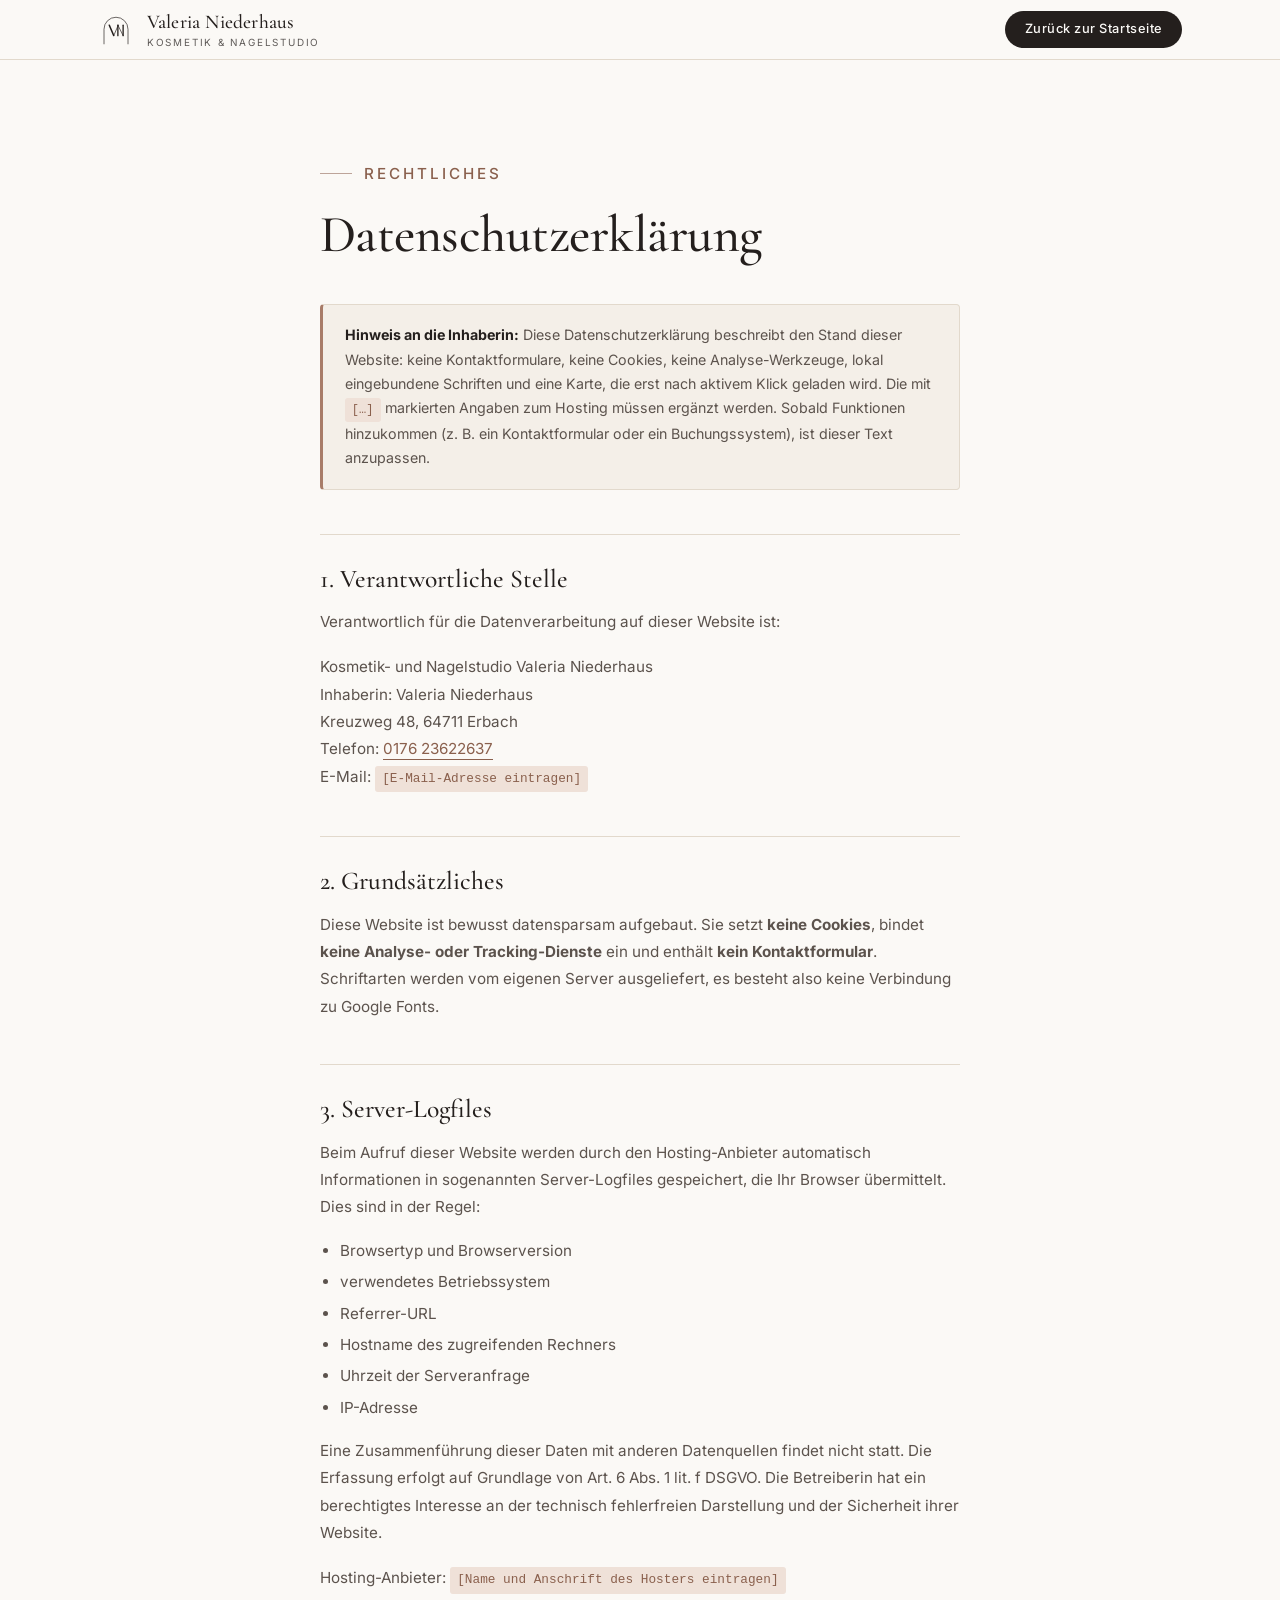
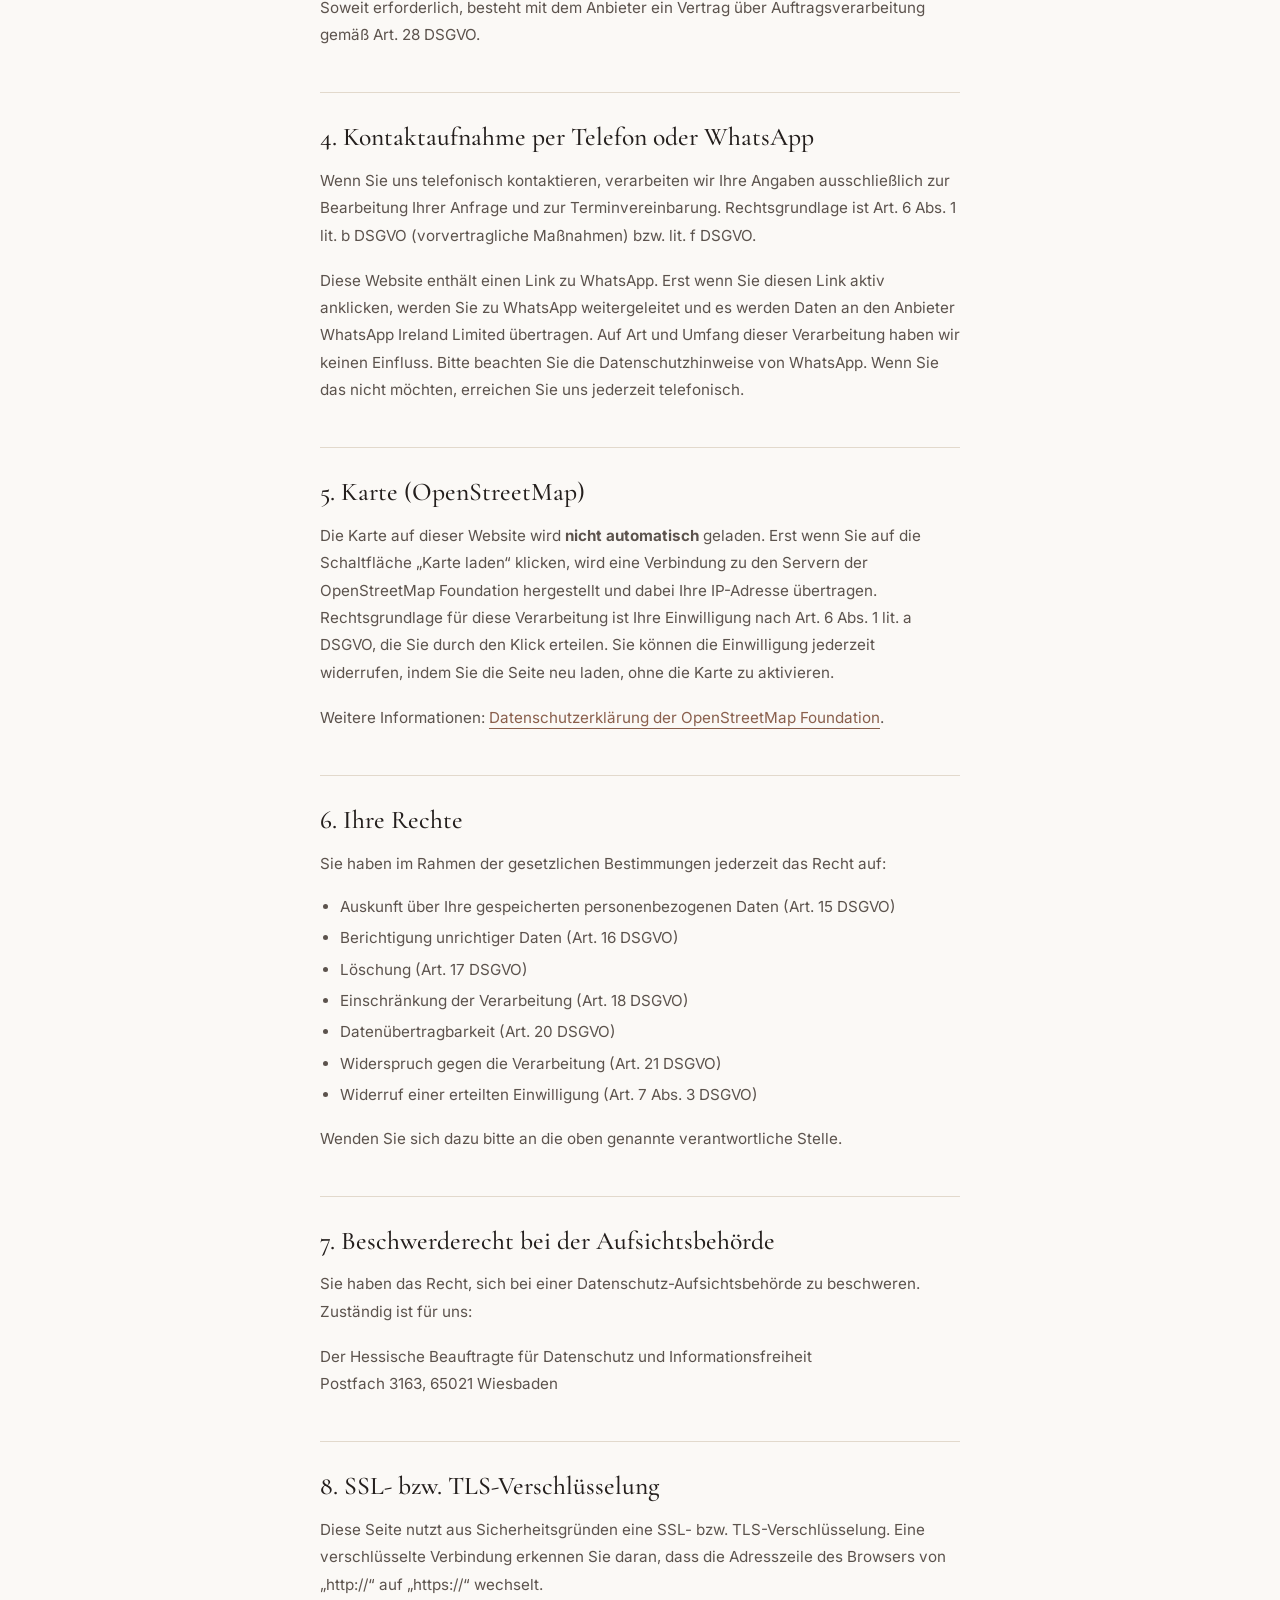
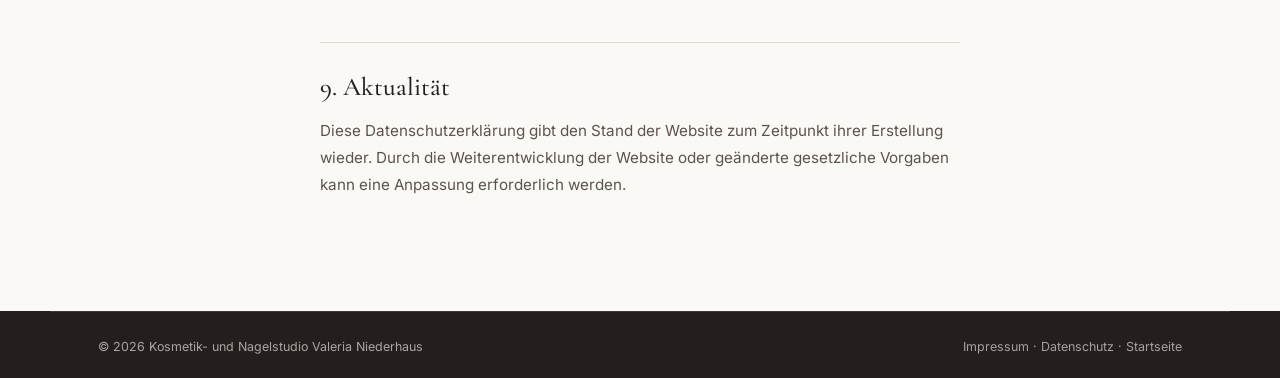
<file: datenschutz.html>
<!DOCTYPE html>
<html lang="de">
<head>
<meta charset="utf-8">
<meta name="viewport" content="width=device-width, initial-scale=1">
<title>Datenschutzerklärung | Kosmetik- &amp; Nagelstudio Valeria Niederhaus</title>
<meta name="description" content="Informationen zur Verarbeitung personenbezogener Daten auf der Website des Kosmetik- und Nagelstudios Valeria Niederhaus.">
<meta name="robots" content="noindex, follow">
<meta name="theme-color" content="#FBF9F6">
<link rel="icon" href="assets/img/favicon.svg" type="image/svg+xml">
<link rel="stylesheet" href="assets/css/style.css">
<link rel="stylesheet" href="assets/css/legal.css">
</head>
<body class="legal-page">

<!-- ══════════════════════════════════════════════════════════════════════
     LOGO – einmal definiert, überall per <use href="#vn-logo"> eingebunden.
     Zum Austauschen genügt es, die Pfade hier zu ersetzen (und dieselben
     drei Zeilen in impressum.html und datenschutz.html sowie die Datei
     assets/img/favicon.svg). Die Ladevorschau in index.html hat eine eigene
     Kopie, weil dort jede Linie einzeln animiert wird.
     ═══════════════════════════════════════════════════════════════════ -->
<svg class="svg-sprite" aria-hidden="true" focusable="false"><symbol id="vn-logo" viewBox="0 0 48 48">
  <path d="M8 43 V23 A16 16 0 0 1 40 23 V43" fill="none" stroke="currentColor" stroke-width=".9"/>
  <g fill="none" stroke="currentColor" stroke-linecap="round" stroke-linejoin="round">
    <path d="M15 17.5 L21 31.5" stroke-width="1.9"/>
    <path d="M21 31.5 L27 17.5" stroke-width=".9"/>
    <path d="M26.5 31.5 V17.5" stroke-width="1.75"/>
    <path d="M26.5 17.5 L33.5 31.5" stroke-width=".9"/>
    <path d="M33.5 31.5 V17.5" stroke-width="1.75"/>
  </g>
</symbol></svg>

<a class="skip-link" href="#main">Zum Inhalt springen</a>

<header class="site-header is-solid">
  <div class="wrap header-inner">
    <a class="brand" href="index.html" aria-label="Zur Startseite">
      <svg class="brand-mark" aria-hidden="true" focusable="false"><use href="#vn-logo"/></svg>
      <span class="brand-text">
        <span class="brand-name">Valeria Niederhaus</span>
        <span class="brand-sub">Kosmetik &amp; Nagelstudio</span>
      </span>
    </a>
    <a class="btn btn-sm btn-primary header-cta" href="index.html">Zurück zur Startseite</a>
  </div>
</header>

<main id="main" class="legal">
  <div class="wrap legal-wrap">
    <p class="eyebrow">Rechtliches</p>
    <h1 class="h2 legal-title">Datenschutzerklärung</h1>
    <div class="legal-alert">
      <strong>Hinweis an die Inhaberin:</strong> Diese Datenschutzerklärung beschreibt
      den Stand dieser Website: keine Kontaktformulare, keine Cookies, keine
      Analyse-Werkzeuge, lokal eingebundene Schriften und eine Karte, die erst nach
      aktivem Klick geladen wird. Die mit <code>[…]</code> markierten Angaben zum
      Hosting müssen ergänzt werden. Sobald Funktionen hinzukommen (z. B. ein
      Kontaktformular oder ein Buchungssystem), ist dieser Text anzupassen.
    </div>

    <h2>1. Verantwortliche Stelle</h2>
    <p>
      Verantwortlich für die Datenverarbeitung auf dieser Website ist:
    </p>
    <p>
      Kosmetik- und Nagelstudio Valeria Niederhaus<br>
      Inhaberin: Valeria Niederhaus<br>
      Kreuzweg 48, 64711 Erbach<br>
      Telefon: <a href="tel:+4917623622637">0176 23622637</a><br>
      E-Mail: <code>[E-Mail-Adresse eintragen]</code>
    </p>

    <h2>2. Grundsätzliches</h2>
    <p>
      Diese Website ist bewusst datensparsam aufgebaut. Sie setzt <strong>keine
      Cookies</strong>, bindet <strong>keine Analyse- oder Tracking-Dienste</strong> ein
      und enthält <strong>kein Kontaktformular</strong>. Schriftarten werden vom eigenen
      Server ausgeliefert, es besteht also keine Verbindung zu Google Fonts.
    </p>

    <h2>3. Server-Logfiles</h2>
    <p>
      Beim Aufruf dieser Website werden durch den Hosting-Anbieter automatisch
      Informationen in sogenannten Server-Logfiles gespeichert, die Ihr Browser
      übermittelt. Dies sind in der Regel:
    </p>
    <ul>
      <li>Browsertyp und Browserversion</li>
      <li>verwendetes Betriebssystem</li>
      <li>Referrer-URL</li>
      <li>Hostname des zugreifenden Rechners</li>
      <li>Uhrzeit der Serveranfrage</li>
      <li>IP-Adresse</li>
    </ul>
    <p>
      Eine Zusammenführung dieser Daten mit anderen Datenquellen findet nicht statt.
      Die Erfassung erfolgt auf Grundlage von Art. 6 Abs. 1 lit. f DSGVO. Die
      Betreiberin hat ein berechtigtes Interesse an der technisch fehlerfreien
      Darstellung und der Sicherheit ihrer Website.
    </p>
    <p>
      Hosting-Anbieter: <code>[Name und Anschrift des Hosters eintragen]</code><br>
      Soweit erforderlich, besteht mit dem Anbieter ein Vertrag über Auftragsverarbeitung
      gemäß Art. 28 DSGVO.
    </p>

    <h2>4. Kontaktaufnahme per Telefon oder WhatsApp</h2>
    <p>
      Wenn Sie uns telefonisch kontaktieren, verarbeiten wir Ihre Angaben ausschließlich
      zur Bearbeitung Ihrer Anfrage und zur Terminvereinbarung. Rechtsgrundlage ist
      Art. 6 Abs. 1 lit. b DSGVO (vorvertragliche Maßnahmen) bzw. lit. f DSGVO.
    </p>
    <p>
      Diese Website enthält einen Link zu WhatsApp. Erst wenn Sie diesen Link aktiv
      anklicken, werden Sie zu WhatsApp weitergeleitet und es werden Daten an den
      Anbieter WhatsApp Ireland Limited übertragen. Auf Art und Umfang dieser
      Verarbeitung haben wir keinen Einfluss. Bitte beachten Sie die
      Datenschutzhinweise von WhatsApp. Wenn Sie das nicht möchten, erreichen Sie uns
      jederzeit telefonisch.
    </p>

    <h2>5. Karte (OpenStreetMap)</h2>
    <p>
      Die Karte auf dieser Website wird <strong>nicht automatisch</strong> geladen.
      Erst wenn Sie auf die Schaltfläche „Karte laden“ klicken, wird eine Verbindung zu
      den Servern der OpenStreetMap Foundation hergestellt und dabei Ihre IP-Adresse
      übertragen. Rechtsgrundlage für diese Verarbeitung ist Ihre Einwilligung nach
      Art. 6 Abs. 1 lit. a DSGVO, die Sie durch den Klick erteilen. Sie können die
      Einwilligung jederzeit widerrufen, indem Sie die Seite neu laden, ohne die Karte
      zu aktivieren.
    </p>
    <p>
      Weitere Informationen: <a href="https://osmfoundation.org/wiki/Privacy_Policy"
      target="_blank" rel="noopener">Datenschutzerklärung der OpenStreetMap Foundation</a>.
    </p>

    <h2>6. Ihre Rechte</h2>
    <p>Sie haben im Rahmen der gesetzlichen Bestimmungen jederzeit das Recht auf:</p>
    <ul>
      <li>Auskunft über Ihre gespeicherten personenbezogenen Daten (Art. 15 DSGVO)</li>
      <li>Berichtigung unrichtiger Daten (Art. 16 DSGVO)</li>
      <li>Löschung (Art. 17 DSGVO)</li>
      <li>Einschränkung der Verarbeitung (Art. 18 DSGVO)</li>
      <li>Datenübertragbarkeit (Art. 20 DSGVO)</li>
      <li>Widerspruch gegen die Verarbeitung (Art. 21 DSGVO)</li>
      <li>Widerruf einer erteilten Einwilligung (Art. 7 Abs. 3 DSGVO)</li>
    </ul>
    <p>
      Wenden Sie sich dazu bitte an die oben genannte verantwortliche Stelle.
    </p>

    <h2>7. Beschwerderecht bei der Aufsichtsbehörde</h2>
    <p>
      Sie haben das Recht, sich bei einer Datenschutz-Aufsichtsbehörde zu beschweren.
      Zuständig ist für uns:
    </p>
    <p>
      Der Hessische Beauftragte für Datenschutz und Informationsfreiheit<br>
      Postfach 3163, 65021 Wiesbaden
    </p>

    <h2>8. SSL- bzw. TLS-Verschlüsselung</h2>
    <p>
      Diese Seite nutzt aus Sicherheitsgründen eine SSL- bzw. TLS-Verschlüsselung. Eine
      verschlüsselte Verbindung erkennen Sie daran, dass die Adresszeile des Browsers
      von „http://“ auf „https://“ wechselt.
    </p>

    <h2>9. Aktualität</h2>
    <p>
      Diese Datenschutzerklärung gibt den Stand der Website zum Zeitpunkt ihrer
      Erstellung wieder. Durch die Weiterentwicklung der Website oder geänderte
      gesetzliche Vorgaben kann eine Anpassung erforderlich werden.
    </p>
  </div>
</main>

<footer class="site-footer">
  <div class="wrap footer-base">
    <p>© <span id="year">2026</span> Kosmetik- und Nagelstudio Valeria Niederhaus</p>
    <p><a href="impressum.html">Impressum</a> · <a href="datenschutz.html">Datenschutz</a> · <a href="index.html">Startseite</a></p>
  </div>
</footer>
<script>document.getElementById('year').textContent = new Date().getFullYear();</script>
</body>
</html>
</file>
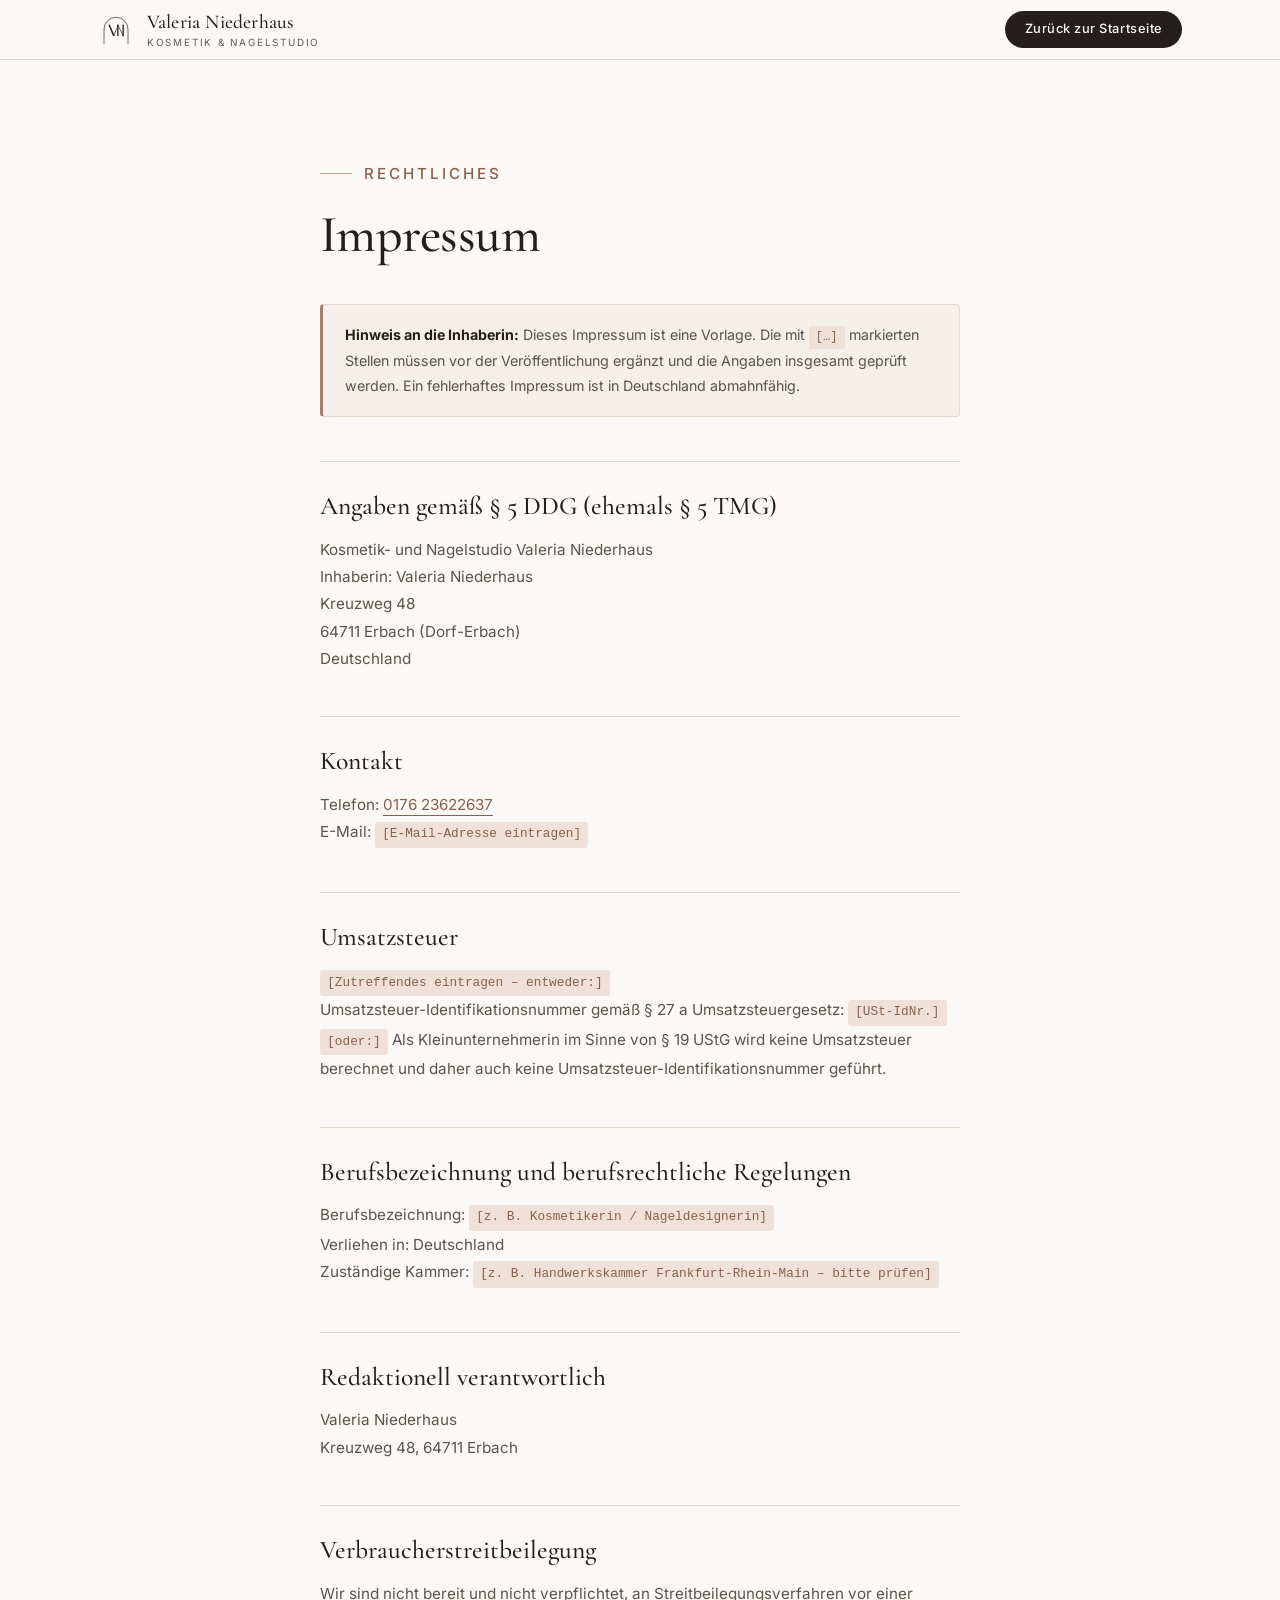
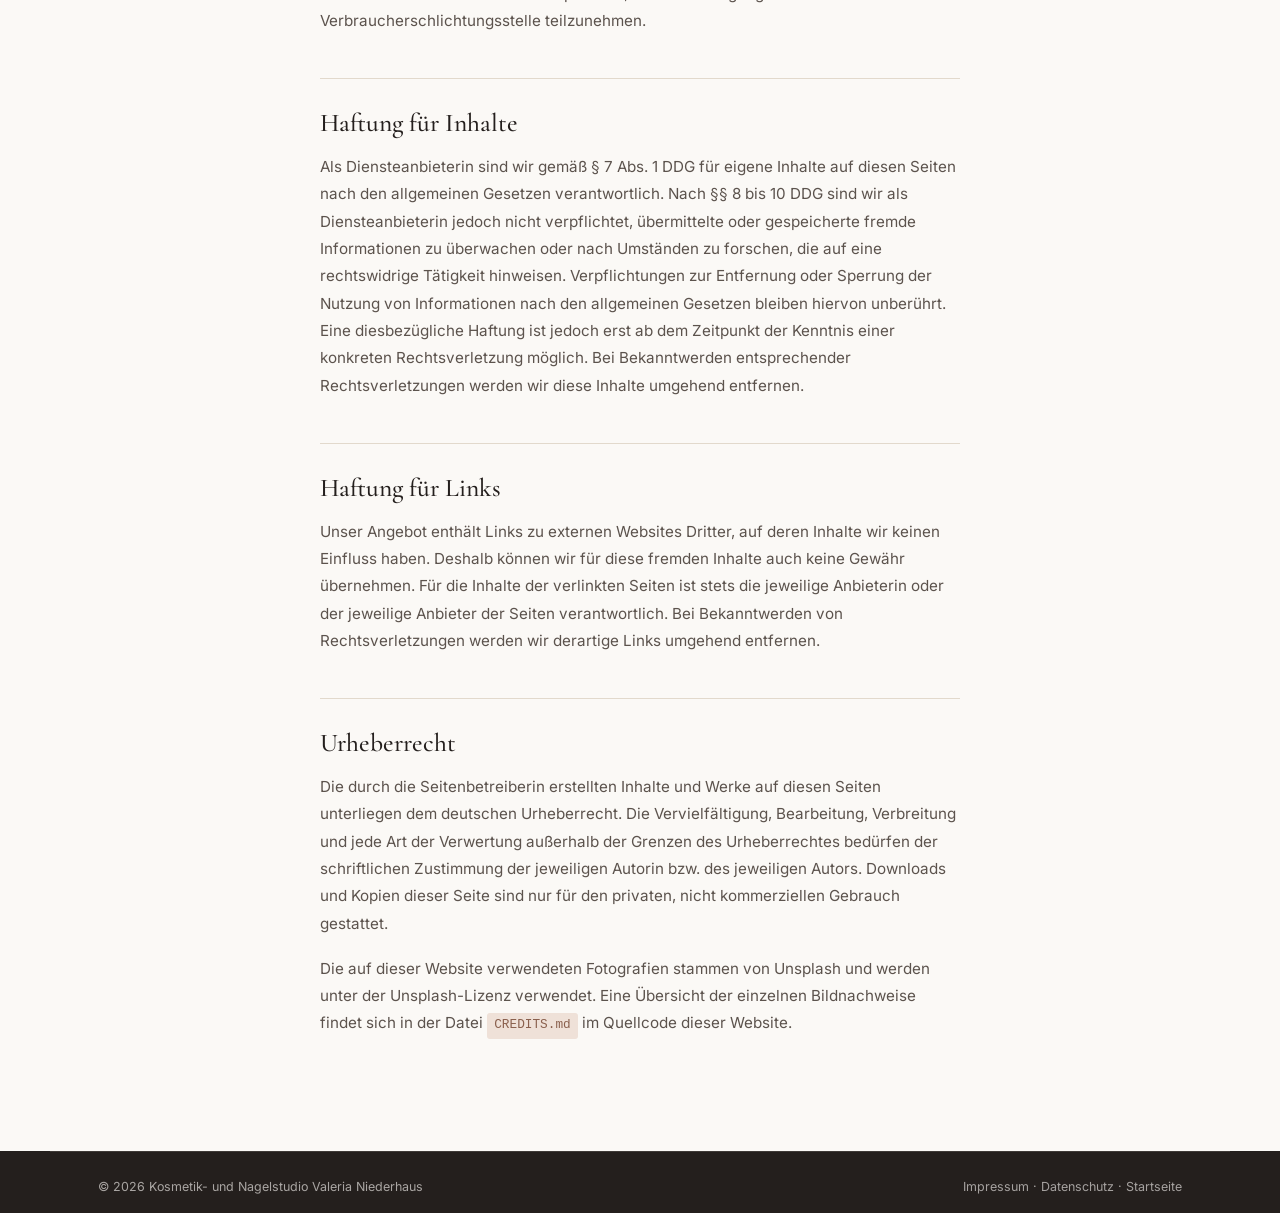
<file: impressum.html>
<!DOCTYPE html>
<html lang="de">
<head>
<meta charset="utf-8">
<meta name="viewport" content="width=device-width, initial-scale=1">
<title>Impressum | Kosmetik- &amp; Nagelstudio Valeria Niederhaus</title>
<meta name="description" content="Impressum und Anbieterkennzeichnung des Kosmetik- und Nagelstudios Valeria Niederhaus in Erbach.">
<meta name="robots" content="noindex, follow">
<meta name="theme-color" content="#FBF9F6">
<link rel="icon" href="assets/img/favicon.svg" type="image/svg+xml">
<link rel="stylesheet" href="assets/css/style.css">
<link rel="stylesheet" href="assets/css/legal.css">
</head>
<body class="legal-page">

<!-- ══════════════════════════════════════════════════════════════════════
     LOGO – einmal definiert, überall per <use href="#vn-logo"> eingebunden.
     Zum Austauschen genügt es, die Pfade hier zu ersetzen (und dieselben
     drei Zeilen in impressum.html und datenschutz.html sowie die Datei
     assets/img/favicon.svg). Die Ladevorschau in index.html hat eine eigene
     Kopie, weil dort jede Linie einzeln animiert wird.
     ═══════════════════════════════════════════════════════════════════ -->
<svg class="svg-sprite" aria-hidden="true" focusable="false"><symbol id="vn-logo" viewBox="0 0 48 48">
  <path d="M8 43 V23 A16 16 0 0 1 40 23 V43" fill="none" stroke="currentColor" stroke-width=".9"/>
  <g fill="none" stroke="currentColor" stroke-linecap="round" stroke-linejoin="round">
    <path d="M15 17.5 L21 31.5" stroke-width="1.9"/>
    <path d="M21 31.5 L27 17.5" stroke-width=".9"/>
    <path d="M26.5 31.5 V17.5" stroke-width="1.75"/>
    <path d="M26.5 17.5 L33.5 31.5" stroke-width=".9"/>
    <path d="M33.5 31.5 V17.5" stroke-width="1.75"/>
  </g>
</symbol></svg>

<a class="skip-link" href="#main">Zum Inhalt springen</a>

<header class="site-header is-solid">
  <div class="wrap header-inner">
    <a class="brand" href="index.html" aria-label="Zur Startseite">
      <svg class="brand-mark" aria-hidden="true" focusable="false"><use href="#vn-logo"/></svg>
      <span class="brand-text">
        <span class="brand-name">Valeria Niederhaus</span>
        <span class="brand-sub">Kosmetik &amp; Nagelstudio</span>
      </span>
    </a>
    <a class="btn btn-sm btn-primary header-cta" href="index.html">Zurück zur Startseite</a>
  </div>
</header>

<main id="main" class="legal">
  <div class="wrap legal-wrap">
    <p class="eyebrow">Rechtliches</p>
    <h1 class="h2 legal-title">Impressum</h1>
    <div class="legal-alert">
      <strong>Hinweis an die Inhaberin:</strong> Dieses Impressum ist eine Vorlage.
      Die mit <code>[…]</code> markierten Stellen müssen vor der Veröffentlichung
      ergänzt und die Angaben insgesamt geprüft werden. Ein fehlerhaftes Impressum
      ist in Deutschland abmahnfähig.
    </div>

    <h2>Angaben gemäß § 5 DDG (ehemals § 5 TMG)</h2>
    <p>
      Kosmetik- und Nagelstudio Valeria Niederhaus<br>
      Inhaberin: Valeria Niederhaus<br>
      Kreuzweg 48<br>
      64711 Erbach (Dorf-Erbach)<br>
      Deutschland
    </p>

    <h2>Kontakt</h2>
    <p>
      Telefon: <a href="tel:+4917623622637">0176 23622637</a><br>
      E-Mail: <code>[E-Mail-Adresse eintragen]</code>
    </p>

    <h2>Umsatzsteuer</h2>
    <p>
      <code>[Zutreffendes eintragen – entweder:]</code><br>
      Umsatzsteuer-Identifikationsnummer gemäß § 27 a Umsatzsteuergesetz:
      <code>[USt-IdNr.]</code><br>
      <code>[oder:]</code> Als Kleinunternehmerin im Sinne von § 19 UStG wird keine
      Umsatzsteuer berechnet und daher auch keine Umsatzsteuer-Identifikationsnummer
      geführt.
    </p>

    <h2>Berufsbezeichnung und berufsrechtliche Regelungen</h2>
    <p>
      Berufsbezeichnung: <code>[z. B. Kosmetikerin / Nageldesignerin]</code><br>
      Verliehen in: Deutschland<br>
      Zuständige Kammer: <code>[z. B. Handwerkskammer Frankfurt-Rhein-Main – bitte prüfen]</code>
    </p>

    <h2>Redaktionell verantwortlich</h2>
    <p>
      Valeria Niederhaus<br>
      Kreuzweg 48, 64711 Erbach
    </p>

    <h2>Verbraucherstreitbeilegung</h2>
    <p>
      Wir sind nicht bereit und nicht verpflichtet, an Streitbeilegungsverfahren vor
      einer Verbraucherschlichtungsstelle teilzunehmen.
    </p>

    <h2>Haftung für Inhalte</h2>
    <p>
      Als Diensteanbieterin sind wir gemäß § 7 Abs. 1 DDG für eigene Inhalte auf diesen
      Seiten nach den allgemeinen Gesetzen verantwortlich. Nach §§ 8 bis 10 DDG sind wir
      als Diensteanbieterin jedoch nicht verpflichtet, übermittelte oder gespeicherte
      fremde Informationen zu überwachen oder nach Umständen zu forschen, die auf eine
      rechtswidrige Tätigkeit hinweisen. Verpflichtungen zur Entfernung oder Sperrung der
      Nutzung von Informationen nach den allgemeinen Gesetzen bleiben hiervon unberührt.
      Eine diesbezügliche Haftung ist jedoch erst ab dem Zeitpunkt der Kenntnis einer
      konkreten Rechtsverletzung möglich. Bei Bekanntwerden entsprechender
      Rechtsverletzungen werden wir diese Inhalte umgehend entfernen.
    </p>

    <h2>Haftung für Links</h2>
    <p>
      Unser Angebot enthält Links zu externen Websites Dritter, auf deren Inhalte wir
      keinen Einfluss haben. Deshalb können wir für diese fremden Inhalte auch keine
      Gewähr übernehmen. Für die Inhalte der verlinkten Seiten ist stets die jeweilige
      Anbieterin oder der jeweilige Anbieter der Seiten verantwortlich. Bei Bekanntwerden
      von Rechtsverletzungen werden wir derartige Links umgehend entfernen.
    </p>

    <h2>Urheberrecht</h2>
    <p>
      Die durch die Seitenbetreiberin erstellten Inhalte und Werke auf diesen Seiten
      unterliegen dem deutschen Urheberrecht. Die Vervielfältigung, Bearbeitung,
      Verbreitung und jede Art der Verwertung außerhalb der Grenzen des Urheberrechtes
      bedürfen der schriftlichen Zustimmung der jeweiligen Autorin bzw. des jeweiligen
      Autors. Downloads und Kopien dieser Seite sind nur für den privaten, nicht
      kommerziellen Gebrauch gestattet.
    </p>
    <p>
      Die auf dieser Website verwendeten Fotografien stammen von Unsplash und werden
      unter der Unsplash-Lizenz verwendet. Eine Übersicht der einzelnen Bildnachweise
      findet sich in der Datei <code>CREDITS.md</code> im Quellcode dieser Website.
    </p>
  </div>
</main>

<footer class="site-footer">
  <div class="wrap footer-base">
    <p>© <span id="year">2026</span> Kosmetik- und Nagelstudio Valeria Niederhaus</p>
    <p><a href="impressum.html">Impressum</a> · <a href="datenschutz.html">Datenschutz</a> · <a href="index.html">Startseite</a></p>
  </div>
</footer>
<script>document.getElementById('year').textContent = new Date().getFullYear();</script>
</body>
</html>
</file>
<file: assets/css/style.css>
/* ==========================================================================
   Kosmetik- & Nagelstudio Valeria Niederhaus
   Stylesheet – handgeschrieben, kein Framework, kein Build-Schritt.
   ========================================================================== */

/* ---------- Schriften (lokal gehostet, keine Google-Fonts-Verbindung) ----- */
@font-face {
  font-family: 'Cormorant Garamond';
  src: url('../fonts/cormorant-garamond-latin.woff2') format('woff2');
  font-weight: 300 700;
  font-style: normal;
  font-display: swap;
  unicode-range: U+0000-00FF, U+0131, U+0152-0153, U+02BB-02BC, U+2000-206F, U+2122, U+2191, U+2193, U+2212;
}
@font-face {
  font-family: 'Cormorant Garamond';
  src: url('../fonts/cormorant-garamond-latin-italic.woff2') format('woff2');
  font-weight: 300 700;
  font-style: italic;
  font-display: swap;
  unicode-range: U+0000-00FF, U+0131, U+0152-0153, U+02BB-02BC, U+2000-206F, U+2122, U+2191, U+2193, U+2212;
}
@font-face {
  font-family: 'Inter';
  src: url('../fonts/inter-latin.woff2') format('woff2');
  font-weight: 100 900;
  font-style: normal;
  font-display: swap;
  unicode-range: U+0000-00FF, U+0131, U+0152-0153, U+02BB-02BC, U+2000-206F, U+2122, U+2191, U+2193, U+2212;
}

/* ---------- Design-Tokens ------------------------------------------------ */
:root {
  /* Farben */
  --porcelain:  #FBF9F6;
  --sand:       #F4EFE8;
  --linen:      #EAE2D7;
  --line:       #E2D9CC;
  --ink:        #241F1D;
  --ink-2:      #5C534D;
  --ink-3:      #756A63;
  --accent:     #A87C68;
  --accent-ink: #8A604D;
  --accent-soft:#EFE1D8;
  --white:      #FFFFFF;

  /* Typografie */
  --serif: 'Cormorant Garamond', 'Iowan Old Style', Georgia, 'Times New Roman', serif;
  --sans:  'Inter', -apple-system, BlinkMacSystemFont, 'Segoe UI', Roboto, Helvetica, Arial, sans-serif;

  /* Maße */
  --wrap: 1180px;
  --gut: clamp(1.25rem, 5vw, 3rem);
  --section-y: clamp(4.5rem, 10vw, 8.5rem);
  --radius: 4px;

  /* Bewegung */
  --ease: cubic-bezier(.22, .61, .36, 1);
}

/* ---------- Reset -------------------------------------------------------- */
*, *::before, *::after { box-sizing: border-box; }
html { -webkit-text-size-adjust: 100%; scroll-behavior: smooth; }
@media (prefers-reduced-motion: reduce) { html { scroll-behavior: auto; } }

body {
  margin: 0;
  background: var(--porcelain);
  color: var(--ink);
  font-family: var(--sans);
  font-size: 1rem;
  line-height: 1.7;
  font-feature-settings: 'kern' 1, 'liga' 1;
  -webkit-font-smoothing: antialiased;
  overflow-x: hidden;
}

img, svg, picture { display: block; max-width: 100%; }
img { height: auto; }
h1, h2, h3, h4, p, figure, blockquote, dl, dd { margin: 0; }
ul, ol { margin: 0; padding: 0; list-style: none; }
a { color: inherit; text-decoration: none; }
button { font: inherit; color: inherit; background: none; border: 0; cursor: pointer; }
table { border-collapse: collapse; width: 100%; }
address { font-style: normal; }

:focus-visible {
  outline: 2px solid var(--accent-ink);
  outline-offset: 3px;
  border-radius: 2px;
}

/* Hält die Logo-Definition im Dokument, ohne sie anzuzeigen. display:none
   würde <use> in manchen Browsern unbrauchbar machen. */
.svg-sprite { position: absolute; width: 0; height: 0; overflow: hidden; }

.visually-hidden {
  position: absolute; width: 1px; height: 1px;
  padding: 0; margin: -1px; overflow: hidden;
  clip: rect(0 0 0 0); white-space: nowrap; border: 0;
}

.skip-link {
  position: absolute; left: 50%; top: 0;
  transform: translate(-50%, -120%);
  z-index: 200; padding: .75rem 1.25rem;
  background: var(--ink); color: var(--porcelain);
  font-size: .82rem; letter-spacing: .06em;
  border-radius: 0 0 var(--radius) var(--radius);
  transition: transform .2s var(--ease);
}
.skip-link:focus { transform: translate(-50%, 0); }

/* ---------- Typografie --------------------------------------------------- */
.h2 {
  font-family: var(--serif);
  font-weight: 500;
  font-size: clamp(2rem, 4.6vw, 3.25rem);
  line-height: 1.12;
  letter-spacing: -.01em;
  text-wrap: balance;
}
.h3 {
  font-family: var(--serif);
  font-weight: 500;
  font-size: clamp(1.5rem, 2.6vw, 1.95rem);
  line-height: 1.2;
  letter-spacing: -.005em;
}

.eyebrow {
  display: flex;
  align-items: center;
  gap: .75rem;
  margin-bottom: 1.15rem;
  font-size: .72rem;
  font-weight: 500;
  letter-spacing: .2em;
  text-transform: uppercase;
  color: var(--accent-ink);
}
.eyebrow::before {
  content: '';
  width: 2rem; height: 1px;
  background: currentColor;
  opacity: .55;
  flex: none;
}
.eyebrow-light { color: var(--accent-soft); }

.lead {
  font-size: clamp(1.06rem, 1.7vw, 1.2rem);
  line-height: 1.65;
  color: var(--ink);
}
p { color: var(--ink-2); }
p + p { margin-top: 1.1rem; }

.stars {
  color: var(--accent);
  letter-spacing: .14em;
  font-size: .95rem;
}

/* ---------- Layout ------------------------------------------------------- */
/* Ohne diesen Versatz verschwindet die Überschrift eines angesprungenen
   Abschnitts unter der festen Kopfzeile. */
section[id] { scroll-margin-top: 5.5rem; }

.wrap {
  width: min(var(--wrap), 100%);
  margin-inline: auto;
  padding-inline: var(--gut);
}
.section { padding-block: var(--section-y); }
.section-alt { background: var(--sand); }

.section-head { max-width: 46rem; margin-bottom: clamp(2.75rem, 6vw, 4.5rem); }
.section-head-center { margin-inline: auto; text-align: center; }
.section-head-center .eyebrow { justify-content: center; }
.section-head-center .eyebrow::after {
  content: ''; width: 2rem; height: 1px; background: currentColor; opacity: .55;
}
.section-intro-text { margin-top: 1.1rem; font-size: 1.02rem; }

/* ---------- Buttons ------------------------------------------------------ */
.btn {
  display: inline-flex;
  align-items: center;
  justify-content: center;
  gap: .6rem;
  padding: .95rem 1.7rem;
  border: 1px solid transparent;
  border-radius: 100px;
  font-size: .88rem;
  font-weight: 500;
  letter-spacing: .04em;
  line-height: 1;
  white-space: nowrap;
  cursor: pointer;
  transition: background-color .25s var(--ease), color .25s var(--ease),
              border-color .25s var(--ease), transform .25s var(--ease);
}
.btn:hover { transform: translateY(-2px); }
.btn:active { transform: translateY(0); }
.btn-sm { padding: .68rem 1.15rem; font-size: .8rem; }
.ico { width: 1.05em; height: 1.05em; flex: none; }

.btn-primary { background: var(--ink); color: var(--porcelain); }
.btn-primary:hover { background: var(--accent-ink); }

.btn-outline { border-color: var(--line); color: var(--ink); background: transparent; }
.btn-outline:hover { border-color: var(--ink); background: var(--white); }

.btn-ghost {
  border-color: rgba(255,255,255,.5);
  color: #fff;
  background: rgba(255,255,255,.07);
  backdrop-filter: blur(6px);
}
.btn-ghost:hover { background: rgba(255,255,255,.95); color: var(--ink); border-color: transparent; }

.link-arrow {
  display: inline-flex; align-items: center; gap: .45rem;
  margin-top: 1rem;
  font-size: .86rem; font-weight: 500;
  color: var(--accent-ink);
  border-bottom: 1px solid currentColor;
  padding-bottom: 2px;
  transition: gap .25s var(--ease);
}
.link-arrow::after { content: '→'; transition: transform .25s var(--ease); }
.link-arrow:hover { gap: .7rem; }

/* ---------- Ladevorschau ------------------------------------------------- */
/* Die Grundregeln stehen inline im <head>, damit der Vorhang schon vor dem
   Laden dieser Datei steht. Hier folgt nur die Ausgestaltung.               */
.loader-inner {
  display: flex;
  flex-direction: column;
  align-items: center;
  text-align: center;
  padding-inline: 1.5rem;
}

.loader-mark {
  width: 74px; height: 74px;
  color: var(--accent);
  margin-bottom: 1.6rem;
}
.loader-ring, .loader-v, .loader-n {
  stroke-dasharray: 1;
  stroke-dashoffset: 1;
  animation: loader-draw .85s var(--ease) forwards;
}
.loader-ring { animation-delay: 0s; }
.loader-v    { animation-delay: .28s; animation-duration: .5s; }
.loader-n    { animation-delay: .46s; animation-duration: .5s; }
@keyframes loader-draw { to { stroke-dashoffset: 0; } }

.loader-name {
  font-family: var(--serif);
  font-size: clamp(1.5rem, 4vw, 1.9rem);
  font-weight: 500;
  letter-spacing: .01em;
  color: var(--ink);
  margin: 0;
  opacity: 0;
  animation: loader-rise .7s var(--ease) .5s forwards;
}
.loader-sub {
  font-size: .66rem;
  letter-spacing: .26em;
  text-transform: uppercase;
  color: var(--ink-3);
  margin-top: .5rem;
  opacity: 0;
  animation: loader-rise .7s var(--ease) .64s forwards;
}
@keyframes loader-rise {
  from { opacity: 0; transform: translateY(8px); }
  to   { opacity: 1; transform: none; }
}

.loader-bar {
  width: 112px; height: 1px;
  margin-top: 2rem;
  background: var(--line);
  overflow: hidden;
  opacity: 0;
  animation: loader-rise .5s var(--ease) .8s forwards;
}
.loader-bar span {
  display: block;
  width: 100%; height: 100%;
  background: var(--accent);
  transform: scaleX(0);
  transform-origin: left;
  animation: loader-fill 1.5s var(--ease) .85s forwards;
}
@keyframes loader-fill {
  0%   { transform: scaleX(0); }
  70%  { transform: scaleX(.75); }
  100% { transform: scaleX(1); }
}

/* Wer Bewegung reduziert haben möchte, bekommt den Vorhang ohne Animation. */
@media (prefers-reduced-motion: reduce) {
  .loader-ring, .loader-v, .loader-n {
    stroke-dashoffset: 0;
    animation: none;
  }
  .loader-name, .loader-sub, .loader-bar { opacity: 1; animation: none; }
  .loader-bar span { transform: scaleX(1); animation: none; }
}

/* ---------- Header ------------------------------------------------------- */
.site-header {
  position: fixed;
  inset: 0 0 auto 0;
  z-index: 100;
  padding-block: 1.1rem;
  transition: background-color .35s var(--ease), padding .35s var(--ease),
              box-shadow .35s var(--ease), border-color .35s var(--ease);
  border-bottom: 1px solid transparent;
  color: #fff;
}
.site-header.is-solid {
  background: rgba(251,249,246,.93);
  backdrop-filter: saturate(160%) blur(12px);
  border-bottom-color: var(--line);
  padding-block: .7rem;
  color: var(--ink);
}
.header-inner {
  display: flex;
  align-items: center;
  gap: 1.5rem;
}
.brand { display: flex; align-items: center; gap: .8rem; margin-right: auto; }
.brand-mark { width: 40px; height: 40px; flex: none; transition: width .35s var(--ease), height .35s var(--ease); }
.is-solid .brand-mark { width: 36px; height: 36px; }
.brand-text { display: flex; flex-direction: column; line-height: 1.15; }
.brand-name { font-family: var(--serif); font-size: 1.22rem; font-weight: 500; letter-spacing: .01em; }
.brand-sub {
  font-size: .62rem; letter-spacing: .18em; text-transform: uppercase;
  opacity: .72; margin-top: .18rem;
}

.nav ul { display: flex; gap: 2rem; }
.nav a {
  position: relative;
  font-size: .86rem;
  font-weight: 450;
  letter-spacing: .02em;
  padding-block: .3rem;
}
.nav a::after {
  content: '';
  position: absolute; left: 0; bottom: 0;
  width: 100%; height: 1px;
  background: currentColor;
  transform: scaleX(0);
  transform-origin: right;
  transition: transform .3s var(--ease);
}
.nav a:hover::after, .nav a.is-active::after { transform: scaleX(1); transform-origin: left; }

.site-header .header-cta { border: 1px solid rgba(255,255,255,.55); background: rgba(255,255,255,.08); color: #fff; }
.site-header .header-cta:hover { background: #fff; color: var(--ink); border-color: transparent; }
.site-header.is-solid .header-cta { background: var(--ink); color: var(--porcelain); border-color: transparent; }
.site-header.is-solid .header-cta:hover { background: var(--accent-ink); }

.nav-toggle {
  display: none;
  width: 44px; height: 44px;
  flex-direction: column; justify-content: center; align-items: center; gap: 5px;
  margin-right: -10px;
}
.nav-toggle span {
  display: block; width: 22px; height: 1.5px;
  background: currentColor;
  transition: transform .3s var(--ease), opacity .2s var(--ease);
}
.nav-toggle[aria-expanded="true"] span:nth-child(1) { transform: translateY(6.5px) rotate(45deg); }
.nav-toggle[aria-expanded="true"] span:nth-child(2) { opacity: 0; }
.nav-toggle[aria-expanded="true"] span:nth-child(3) { transform: translateY(-6.5px) rotate(-45deg); }

/* ---------- Hero --------------------------------------------------------- */
.hero {
  position: relative;
  min-height: min(100svh, 860px);
  display: flex;
  align-items: flex-end;
  padding-block: 9rem clamp(3.5rem, 8vw, 6rem);
  overflow: hidden;
  isolation: isolate;
}
.hero-media { position: absolute; inset: 0; z-index: -2; }
.hero-media img { width: 100%; height: 100%; object-fit: cover; object-position: 50% 50%; }
.hero-scrim {
  position: absolute; inset: 0; z-index: -1;
  background:
    linear-gradient(to top, rgba(26,20,17,.86) 0%, rgba(26,20,17,.5) 42%, rgba(26,20,17,.22) 72%, rgba(26,20,17,.45) 100%),
    linear-gradient(to right, rgba(40,30,24,.42), rgba(40,30,24,0) 62%);
}
.hero-inner { position: relative; color: #fff; }
.hero-title {
  font-family: var(--serif);
  font-weight: 400;
  font-size: clamp(2.6rem, 7.2vw, 5.15rem);
  line-height: 1.04;
  letter-spacing: -.015em;
  max-width: 19ch;
  text-wrap: balance;
}
.hero-title em { font-style: italic; color: #F0DCCE; }
.hero-lead {
  margin-top: 1.5rem;
  max-width: 42ch;
  font-size: clamp(1rem, 1.8vw, 1.14rem);
  line-height: 1.65;
  color: rgba(255,255,255,.88);
}
.hero-actions { display: flex; flex-wrap: wrap; gap: .8rem; margin-top: 2.25rem; }
.hero-actions .btn-primary { background: var(--porcelain); color: var(--ink); }
.hero-actions .btn-primary:hover { background: var(--accent-soft); }

.hero-rating {
  display: flex; align-items: center; flex-wrap: wrap; gap: .7rem;
  margin-top: 2.5rem;
  padding-top: 1.5rem;
  border-top: 1px solid rgba(255,255,255,.22);
  max-width: 24rem;
  font-size: .85rem;
  color: rgba(255,255,255,.8);
}
.hero-rating strong { color: #fff; font-weight: 600; }
.hero-rating .stars { color: #E8C9B4; }

.hero-status {
  position: absolute;
  right: var(--gut); bottom: clamp(3.5rem, 8vw, 6rem);
  display: inline-flex; align-items: center; gap: .55rem;
  padding: .6rem 1.05rem;
  border-radius: 100px;
  background: rgba(255,255,255,.12);
  border: 1px solid rgba(255,255,255,.28);
  backdrop-filter: blur(8px);
  color: #fff;
  font-size: .78rem;
  letter-spacing: .03em;
}
.hero-status .dot {
  width: 7px; height: 7px; border-radius: 50%;
  background: #8FBF8F; flex: none;
  box-shadow: 0 0 0 3px rgba(143,191,143,.26);
}
.hero-status.is-closed .dot { background: #D3A08C; box-shadow: 0 0 0 3px rgba(211,160,140,.24); }

/* ---------- Intro + Kennzahlen ------------------------------------------- */
.grid-intro {
  display: grid;
  grid-template-columns: minmax(0, .85fr) minmax(0, 1.15fr);
  gap: clamp(2rem, 6vw, 5rem);
  align-items: start;
}
.intro-body { padding-top: .4rem; }

.stats {
  display: grid;
  grid-template-columns: repeat(4, 1fr);
  gap: 1px;
  margin-top: clamp(3rem, 7vw, 5rem);
  background: var(--line);
  border-block: 1px solid var(--line);
}
.stat { background: var(--porcelain); padding: 1.75rem 1.5rem; }
.stat dt {
  font-size: .68rem; letter-spacing: .17em; text-transform: uppercase;
  color: var(--ink-3); margin-bottom: .55rem;
}
.stat dd { font-size: .86rem; color: var(--ink-2); }
.stat-num {
  display: block;
  font-family: var(--serif);
  font-size: clamp(2.1rem, 3.6vw, 2.9rem);
  font-weight: 500;
  line-height: 1.05;
  color: var(--ink);
  margin-bottom: .15rem;
  font-variant-numeric: lining-nums;
  font-feature-settings: 'lnum' 1;
}

/* ---------- Leistungen --------------------------------------------------- */
.services { display: grid; gap: clamp(3rem, 7vw, 5.5rem); }
.service {
  display: grid;
  grid-template-columns: minmax(0, 1fr) minmax(0, 1fr);
  gap: clamp(1.75rem, 5vw, 4rem);
  align-items: center;
}
.service-flip .service-media { order: 2; }

.service-media { position: relative; overflow: hidden; border-radius: var(--radius); }
.service-media img {
  width: 100%;
  aspect-ratio: 4 / 3;
  object-fit: cover;
  transition: transform 1.1s var(--ease);
}
.service:hover .service-media img { transform: scale(1.035); }

/* Quadratisches Motiv – ein 4:3-Beschnitt würde die Augenbraue abschneiden. */
.service-media.is-square img { aspect-ratio: 1 / 1; }

/* Vorher-Nachher: muss vollständig sichtbar bleiben, daher kein Beschnitt. */
.service-media.is-natural img { aspect-ratio: auto; object-fit: contain; background: var(--porcelain); }
.service-media.is-natural { background: var(--porcelain); }

.service-num {
  font-family: var(--serif);
  font-variant-numeric: lining-nums;
  font-feature-settings: 'lnum' 1;
  font-size: 1.05rem;
  letter-spacing: .1em;
  color: var(--accent);
  margin-bottom: .85rem;
}
.service-body .h3 + p { margin-top: .9rem; }

.tags { display: flex; flex-wrap: wrap; gap: .45rem; margin-top: 1.4rem; }
.tags li {
  padding: .38rem .8rem;
  border: 1px solid var(--line);
  border-radius: 100px;
  font-size: .76rem;
  letter-spacing: .02em;
  color: var(--ink-2);
  background: var(--porcelain);
}

.service-note {
  display: flex; flex-wrap: wrap; align-items: center; justify-content: space-between;
  gap: 1.5rem;
  margin-top: clamp(3rem, 7vw, 5rem);
  padding: clamp(1.75rem, 4vw, 2.5rem);
  border: 1px solid var(--line);
  border-radius: var(--radius);
  background: var(--porcelain);
}
.service-note p { max-width: 46ch; margin: 0; font-size: 1.02rem; color: var(--ink); }

/* ---------- Studio ------------------------------------------------------- */
.grid-studio {
  display: grid;
  grid-template-columns: minmax(0, 1fr) minmax(0, 1fr);
  gap: clamp(2rem, 6vw, 5rem);
  align-items: center;
}
.studio-media { position: relative; }
.arch {
  overflow: hidden;
  border-radius: 46% 46% var(--radius) var(--radius) / 22% 22% var(--radius) var(--radius);
}
.arch img { width: 100%; aspect-ratio: 5 / 4; object-fit: cover; object-position: 50% 50%; }
.studio-body .h2 { margin-bottom: 1.3rem; }

.pull-quote {
  margin-top: 2.25rem;
  padding-left: 1.5rem;
  border-left: 2px solid var(--accent-soft);
}
.pull-quote p {
  font-family: var(--serif);
  font-style: italic;
  font-size: clamp(1.35rem, 2.6vw, 1.75rem);
  line-height: 1.32;
  color: var(--ink);
}
.pull-quote cite {
  display: block;
  margin-top: .85rem;
  font-family: var(--sans);
  font-style: normal;
  font-size: .76rem;
  letter-spacing: .13em;
  text-transform: uppercase;
  color: var(--ink-3);
}

/* ---------- Stimmen ------------------------------------------------------ */
.quotes {
  display: grid;
  grid-template-columns: repeat(auto-fit, minmax(17rem, 1fr));
  gap: 1.25rem;
}
.quote {
  display: flex;
  flex-direction: column;
  padding: clamp(1.6rem, 3vw, 2.1rem);
  background: var(--porcelain);
  border: 1px solid var(--line);
  border-radius: var(--radius);
  transition: transform .4s var(--ease), box-shadow .4s var(--ease);
}
.quote:hover { transform: translateY(-4px); box-shadow: 0 16px 34px -24px rgba(36,31,29,.4); }
.quote blockquote { margin-top: 1rem; flex: 1; }
.quote blockquote p {
  font-size: .95rem;
  line-height: 1.68;
  color: var(--ink-2);
}
.quote blockquote p::before { content: '„'; }
.quote blockquote p::after { content: '“'; }
.quote figcaption {
  margin-top: 1.4rem;
  padding-top: 1rem;
  border-top: 1px solid var(--line);
  font-size: .78rem;
  font-weight: 500;
  letter-spacing: .04em;
  color: var(--ink);
}
.quote figcaption span { font-weight: 400; color: var(--ink-3); }

/* ---------- Galerie ------------------------------------------------------ */
.gallery {
  display: grid;
  grid-template-columns: repeat(4, 1fr);
  gap: clamp(.65rem, 1.4vw, 1.1rem);
}
.gallery li {
  overflow: hidden;
  border-radius: var(--radius);
  background: var(--linen);
}
.gallery img {
  width: 100%;
  aspect-ratio: 4 / 5;
  object-fit: cover;
  transition: transform 1.1s var(--ease);
}
.gallery li:hover img { transform: scale(1.05); }

/* ---------- Gut zu wissen ------------------------------------------------ */
.section-facts { background: var(--porcelain); }
.facts {
  display: grid;
  grid-template-columns: repeat(3, 1fr);
  gap: 1px;
  background: var(--line);
  border: 1px solid var(--line);
  border-radius: var(--radius);
  overflow: hidden;
}
.facts li {
  display: flex;
  gap: 1.1rem;
  padding: clamp(1.4rem, 3vw, 1.9rem);
  background: var(--porcelain);
}
.facts svg { width: 26px; height: 26px; flex: none; color: var(--accent); margin-top: .1rem; }
.facts h3 {
  font-size: .92rem;
  font-weight: 600;
  letter-spacing: .01em;
  margin-bottom: .3rem;
}
.facts p { font-size: .87rem; line-height: 1.6; margin: 0; }

/* ---------- Kontakt ------------------------------------------------------ */
.section-contact { background: var(--sand); }
.grid-contact {
  display: grid;
  grid-template-columns: minmax(0, 1fr) minmax(0, 1fr);
  gap: clamp(2.25rem, 6vw, 4.5rem);
  align-items: start;
}
.contact-lead { margin-top: 1.1rem; max-width: 40ch; }
.contact-actions { display: flex; flex-wrap: wrap; gap: .7rem; margin-top: 1.85rem; }

.contact-block { margin-top: 2.5rem; padding-top: 2.5rem; border-top: 1px solid var(--line); }
.contact-h {
  font-size: .7rem;
  font-weight: 500;
  letter-spacing: .19em;
  text-transform: uppercase;
  color: var(--ink-3);
  margin-bottom: .9rem;
}
.contact-block address { line-height: 1.85; color: var(--ink-2); }

.hours th, .hours td {
  padding: .52rem 0;
  border-bottom: 1px solid var(--line);
  font-size: .9rem;
  font-weight: 400;
  text-align: left;
}
.hours th { color: var(--ink); }
.hours td { text-align: right; color: var(--ink-2); font-variant-numeric: tabular-nums; }
.hours tr:last-child th, .hours tr:last-child td { border-bottom: 0; }
.hours .closed { color: var(--ink-3); }
.hours tr.is-today th, .hours tr.is-today td { color: var(--accent-ink); font-weight: 500; }
.hours-note { margin-top: 1rem; font-size: .84rem; line-height: 1.6; color: var(--ink-3); }

.map-card {
  position: sticky;
  top: 6rem;
  border: 1px solid var(--line);
  border-radius: var(--radius);
  overflow: hidden;
  background: var(--porcelain);
  min-height: 28rem;
  display: flex;
}
.map-placeholder {
  display: flex;
  flex-direction: column;
  align-items: center;
  justify-content: center;
  text-align: center;
  gap: .6rem;
  flex: 1;
  padding: 2.5rem 1.75rem;
  background:
    radial-gradient(circle at 30% 25%, rgba(168,124,104,.09), transparent 55%),
    repeating-linear-gradient(45deg, var(--porcelain) 0 14px, var(--sand) 14px 28px);
}
.map-pin { width: 34px; height: 34px; color: var(--accent); }
.map-title {
  font-family: var(--serif);
  font-size: 1.3rem;
  color: var(--ink);
  font-variant-numeric: lining-nums;
  font-feature-settings: 'lnum' 1;
}
.map-hint { font-size: .8rem; line-height: 1.6; max-width: 30ch; color: var(--ink-3); }
.map-placeholder .btn { margin-top: .5rem; background: var(--porcelain); }
.map-card iframe { width: 100%; min-height: 28rem; border: 0; display: block; }

/* ---------- Footer ------------------------------------------------------- */
.site-footer {
  background: var(--ink);
  color: rgba(251,249,246,.72);
  padding-top: clamp(3.5rem, 8vw, 5.5rem);
  font-size: .89rem;
}
.footer-inner {
  display: grid;
  grid-template-columns: 1.4fr repeat(3, 1fr);
  gap: 2.5rem;
  padding-bottom: clamp(2.5rem, 6vw, 4rem);
}
.footer-brand .brand-mark { width: 44px; height: 44px; color: var(--accent); margin-bottom: 1.1rem; }
.footer-name {
  font-family: var(--serif);
  font-size: 1.3rem;
  line-height: 1.3;
  color: var(--porcelain);
}
.footer-h {
  font-size: .68rem;
  font-weight: 500;
  letter-spacing: .19em;
  text-transform: uppercase;
  color: rgba(251,249,246,.62);
  margin-bottom: 1rem;
}
.footer-col address, .footer-col li { line-height: 1.9; }
.footer-col a { transition: color .2s var(--ease); }
.footer-col a:hover { color: var(--porcelain); text-decoration: underline; text-underline-offset: 3px; }

.footer-base {
  display: flex;
  flex-wrap: wrap;
  justify-content: space-between;
  gap: .5rem;
  padding-block: 1.5rem;
  border-top: 1px solid rgba(251,249,246,.12);
  font-size: .78rem;
  color: rgba(251,249,246,.62);
}
.footer-base p { color: inherit; margin: 0; }

/* ---------- Mobile Aktionsleiste ----------------------------------------- */
.action-bar {
  position: fixed;
  inset: auto 0 0 0;
  z-index: 90;
  display: none;
  background: rgba(251,249,246,.96);
  backdrop-filter: blur(12px);
  border-top: 1px solid var(--line);
  padding-bottom: env(safe-area-inset-bottom);
}
.action-bar a {
  flex: 1;
  display: flex;
  align-items: center;
  justify-content: center;
  gap: .5rem;
  padding: .95rem .5rem;
  font-size: .84rem;
  font-weight: 500;
  letter-spacing: .02em;
}
.action-bar a:first-child { border-right: 1px solid var(--line); }
.action-bar svg { width: 17px; height: 17px; color: var(--accent); }

/* ---------- Reveal-Animation --------------------------------------------- */
.js .reveal {
  opacity: 0;
  transform: translateY(18px);
  transition: opacity .8s var(--ease), transform .8s var(--ease);
}
.js .reveal.is-visible { opacity: 1; transform: none; }

@media (prefers-reduced-motion: reduce) {
  .js .reveal { opacity: 1; transform: none; transition: none; }
  *, *::before, *::after {
    animation-duration: .001ms !important;
    transition-duration: .001ms !important;
  }
  .btn:hover, .quote:hover { transform: none; }
}

/* ==========================================================================
   Responsive
   ========================================================================== */
@media (max-width: 960px) {
  .grid-intro, .grid-studio, .grid-contact { grid-template-columns: 1fr; }
  .service, .service-flip { grid-template-columns: 1fr; }
  .service-flip .service-media { order: 0; }
  .stats { grid-template-columns: repeat(2, 1fr); }
  .facts { grid-template-columns: repeat(2, 1fr); }
  .gallery { grid-template-columns: repeat(2, 1fr); }
  .map-card { position: static; }
  .footer-inner { grid-template-columns: 1fr 1fr; gap: 2rem 1.5rem; }
  .studio-media { max-width: 34rem; }
}

@media (max-width: 820px) {
  .nav {
    position: fixed;
    inset: 0 0 auto 0;
    padding: 5.5rem var(--gut) 2.5rem;
    background: var(--porcelain);
    border-bottom: 1px solid var(--line);
    color: var(--ink);
    transform: translateY(-100%);
    visibility: hidden;
    transition: transform .42s var(--ease), visibility .42s;
    z-index: -1;
    box-shadow: 0 24px 40px -30px rgba(36,31,29,.5);
  }
  .nav.is-open { transform: translateY(0); visibility: visible; }
  .nav ul { flex-direction: column; gap: 0; }
  .nav a {
    display: block;
    padding: 1rem 0;
    border-bottom: 1px solid var(--line);
    font-family: var(--serif);
    font-size: 1.35rem;
  }
  .nav a::after { display: none; }
  .nav-toggle { display: flex; }
  .header-cta { display: none; }
  .action-bar { display: flex; }
  body { padding-bottom: 3.6rem; }
  .hero { min-height: 88svh; }
  .hero-status { display: none; }
}

@media (max-width: 560px) {
  .brand-name { font-size: 1.08rem; }
  .brand-sub { font-size: .57rem; }
  .brand-mark { width: 34px; height: 34px; }
  .stats { grid-template-columns: 1fr; }
  .facts { grid-template-columns: 1fr; }
  .footer-inner { grid-template-columns: 1fr; }
  .hero-actions .btn { flex: 1 1 100%; }
  .service-note { flex-direction: column; align-items: flex-start; }
  .quote blockquote p { font-size: .92rem; }
}

@media print {
  .site-header, .action-bar, .hero-media, .hero-scrim, .map-card { display: none !important; }
  body { background: #fff; color: #000; }
  .js .reveal { opacity: 1; transform: none; }
}
</file>
<file: assets/css/legal.css>
/* Zusatz-Styles für Impressum & Datenschutzerklärung */

.legal-page { padding-top: 5.5rem; }
.legal { padding-block: clamp(2.5rem, 6vw, 4.5rem) clamp(4rem, 9vw, 7rem); }

.legal-wrap { max-width: 46rem; }
.legal-title { margin-bottom: 2.5rem; }

.legal h2 {
  font-family: var(--serif);
  font-weight: 500;
  font-size: clamp(1.3rem, 2.4vw, 1.6rem);
  line-height: 1.25;
  margin-top: 2.75rem;
  margin-bottom: .85rem;
  padding-top: 1.75rem;
  border-top: 1px solid var(--line);
}
.legal h2:first-of-type { margin-top: 0; }

.legal p { font-size: .95rem; line-height: 1.8; }
.legal ul {
  list-style: disc;
  padding-left: 1.25rem;
  margin: 1rem 0;
  color: var(--ink-2);
  font-size: .95rem;
  line-height: 1.8;
}
.legal li { margin-bottom: .25rem; }

.legal a {
  color: var(--accent-ink);
  border-bottom: 1px solid currentColor;
  padding-bottom: 1px;
}
.legal a:hover { color: var(--ink); }

.legal code {
  display: inline-block;
  padding: .1rem .45rem;
  background: var(--accent-soft);
  border-radius: 3px;
  font-family: ui-monospace, SFMono-Regular, Menlo, Consolas, monospace;
  font-size: .84em;
  color: var(--accent-ink);
}

.legal-alert {
  padding: 1.15rem 1.35rem;
  margin-bottom: 2.75rem;
  border: 1px solid var(--line);
  border-left: 3px solid var(--accent);
  border-radius: var(--radius);
  background: var(--sand);
  font-size: .89rem;
  line-height: 1.7;
  color: var(--ink-2);
}
.legal-alert strong { color: var(--ink); }

.legal-page .site-footer { padding-top: 0; }
.legal-page .footer-base a {
  color: rgba(251,249,246,.6);
  border-bottom: 1px solid transparent;
}
.legal-page .footer-base a:hover { color: var(--porcelain); border-bottom-color: currentColor; }
</file>
